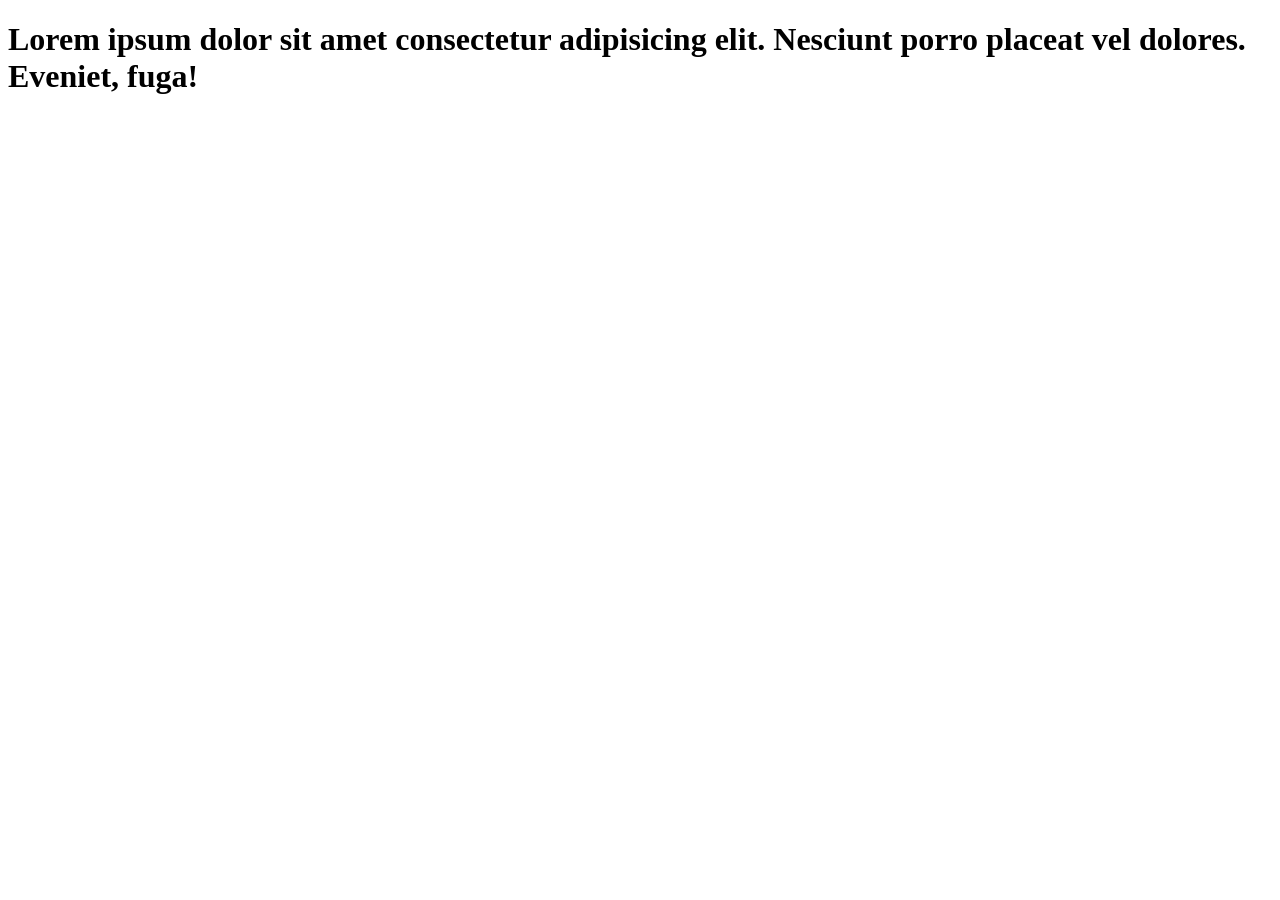
<file: index.html>
<!DOCTYPE html>
<html lang="en">
<head>
    <meta charset="UTF-8">
    <meta name="viewport" content="width=device-width, initial-scale=1.0">
    <title>Document</title>
</head>
<body>
    <h1>Lorem ipsum dolor sit amet consectetur adipisicing elit. Nesciunt porro placeat vel dolores. Eveniet, fuga!</h1>
</body>
</html>
</file>
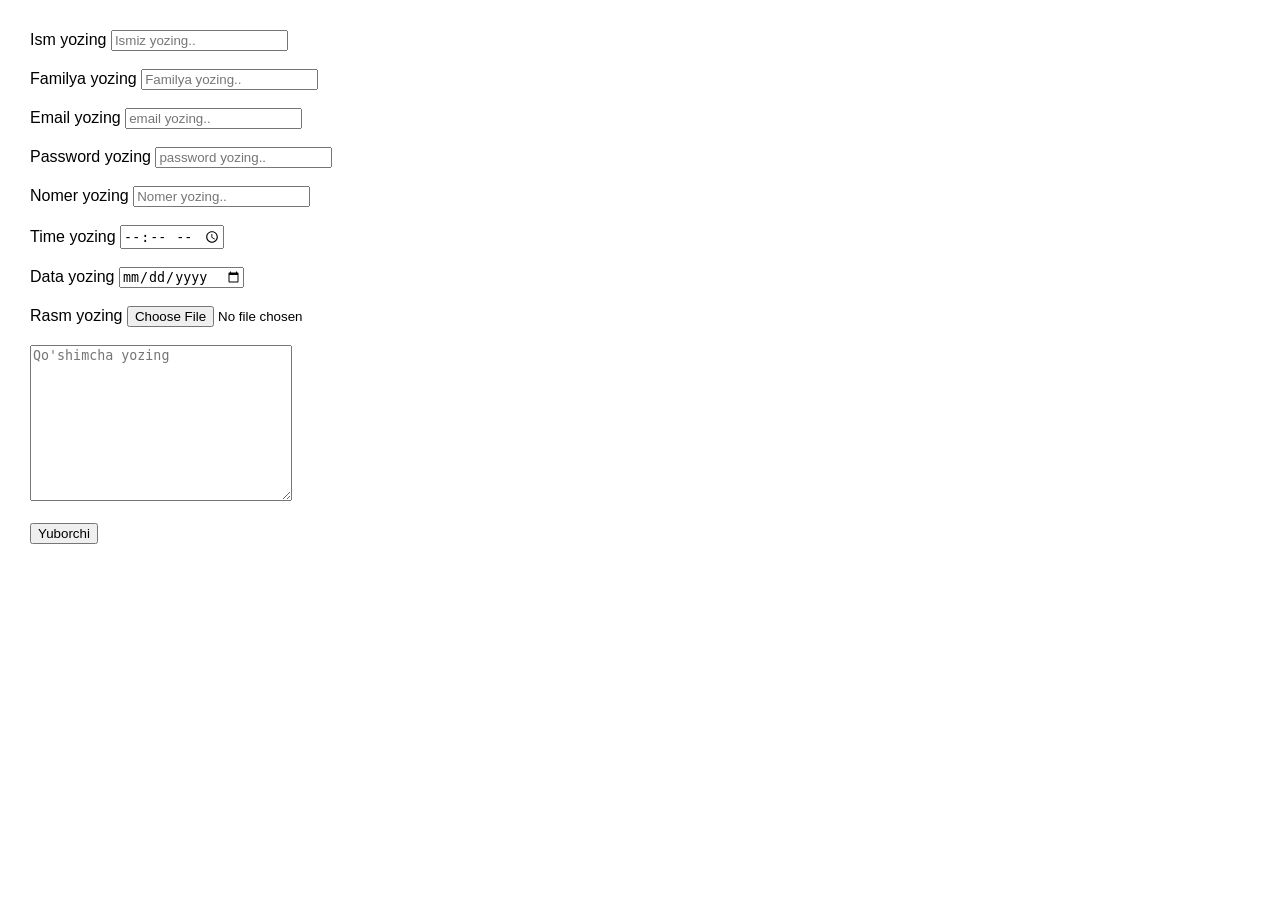
<file: birnima/index.html>
<!DOCTYPE html>
<html lang="en">
<head>
    <meta charset="UTF-8">
    <meta name="viewport" content="width=device-width, initial-scale=1.0">
    <link rel="stylesheet" href="./main/main.css">
    <title>Document</title>
</head>
<body>

    <form action="https://echo.htmlacademy.ru/" >
        <label> Ism yozing
            <input type="text" placeholder="Ismiz yozing..">
        </label>
        <br> <br>

        <label> Familya yozing
            <input type="text" placeholder="Familya yozing..">
        </label>

        <br> <br>

        <label>Email yozing
            <input type="email" placeholder="email yozing..">
        </label>

        <br> <br>

        <label>Password yozing
            <input type="password" placeholder="password yozing..">
        </label>

        <br> <br>

        <label>Nomer yozing
            <input type="number" placeholder="Nomer yozing..">
        </label>

        <br> <br>


        <label>Time yozing
            <input type="time" >
        </label>

        <br> <br>

        <label>Data yozing
            <input type="date" >
        </label>

        <br> <br>

        <label>Rasm yozing
            <input type="file">
        </label>

        <br> <br>

        <textarea  cols="30" rows="10" placeholder="Qo'shimcha yozing"></textarea>
        <br> <br>
        <button class="button" type="reset">Yuborchi</button>
        
    </form>

</body>
</html>
</file>
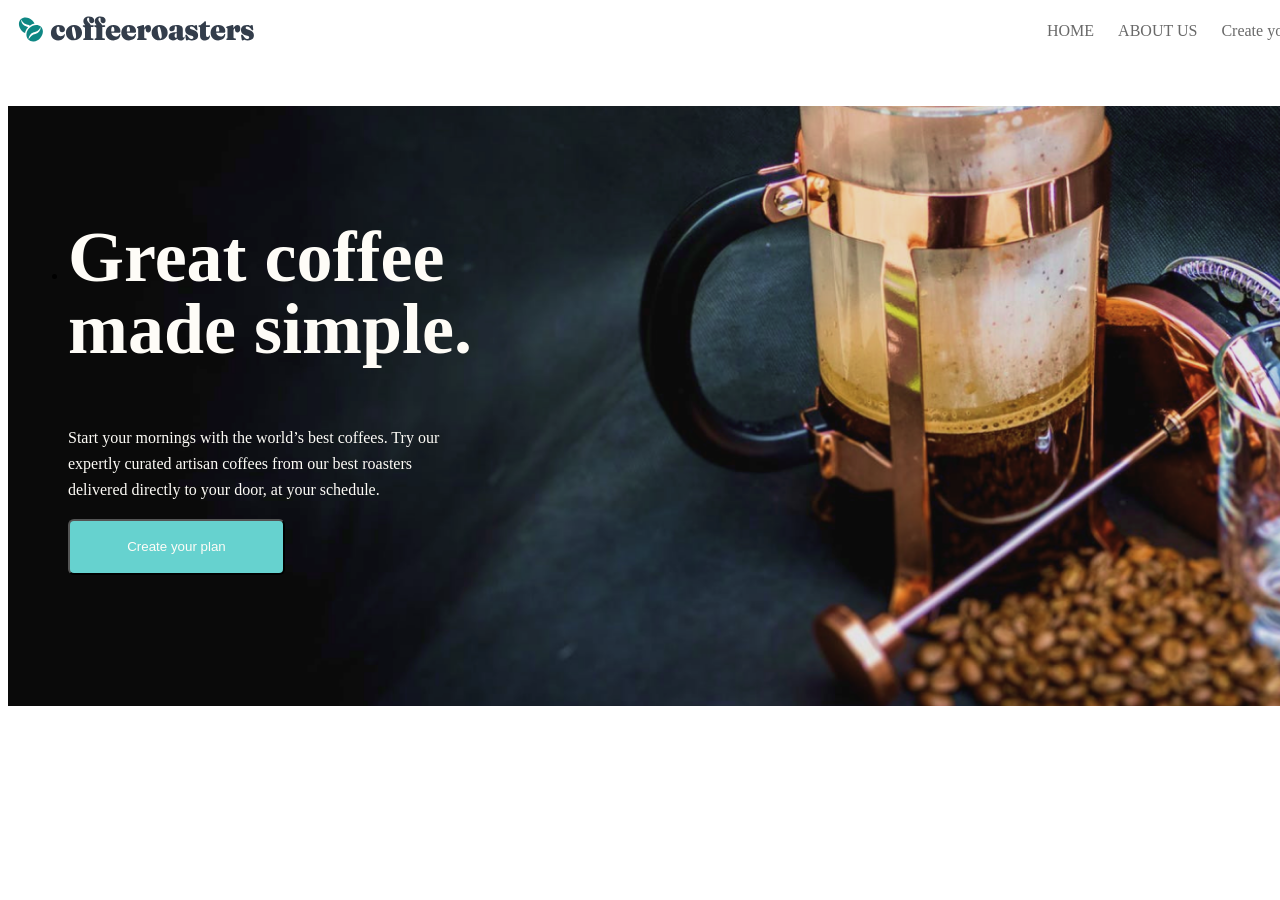
<file: file/index.html>
<!DOCTYPE html>
<html lang="en">
<head>
    <meta charset="UTF-8">
    <meta name="viewport" content="width=device-width, initial-scale=1.0">
    <link rel="stylesheet" href="main.css">
    <title>cofe</title>
</head>
<body>
    <header class="header">
        <div class="container">
            <ul class="header-list">
                <li class="header-item">
                    <img class="header-logo" src="./img/Group 5.svg" alt="">
                </li>
                <li class="header-item">
                    <a class="header-link" href="#">HOME</a>
                    <a class="header-link" href="#">ABOUT US</a>
                    <a class="header-link" href="#">Create your plan</a>
                </li>
            </ul>
        </div>
    </header>
    <main class="main">
        <section class="hero">
            <div class="container">
                <ul class="hero-list"> 
                    <li class="hero-item">
                        <h1 class="hero-h1">Great coffee
                            made simple.</h1>
                            <p class="hero-text">Start your mornings with the world’s best coffees. Try our expertly curated artisan coffees from our best roasters delivered directly to your door, at your schedule.</p>
                            <button class="hero-button">Create your plan</button>
                        </li>
                </ul>
            </div>
        </section>
    </main>
</body>
</html>
</file>
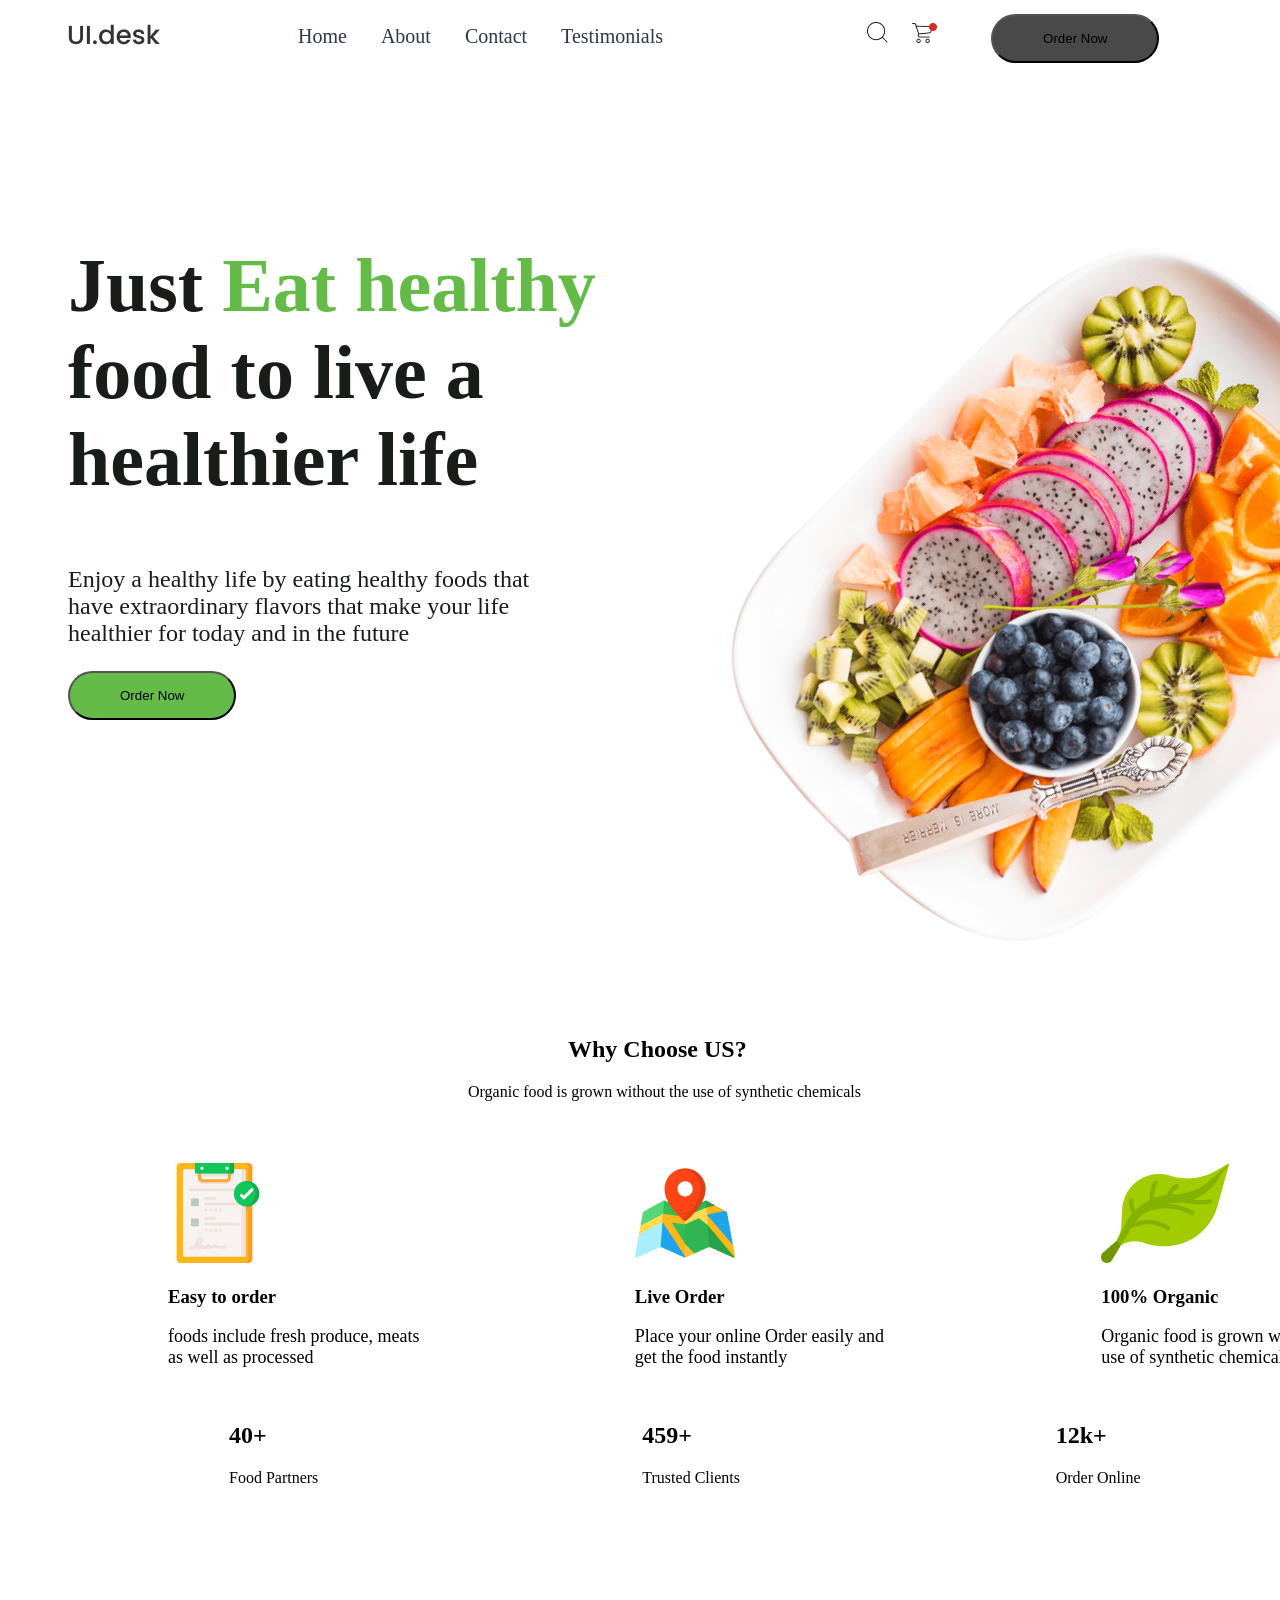
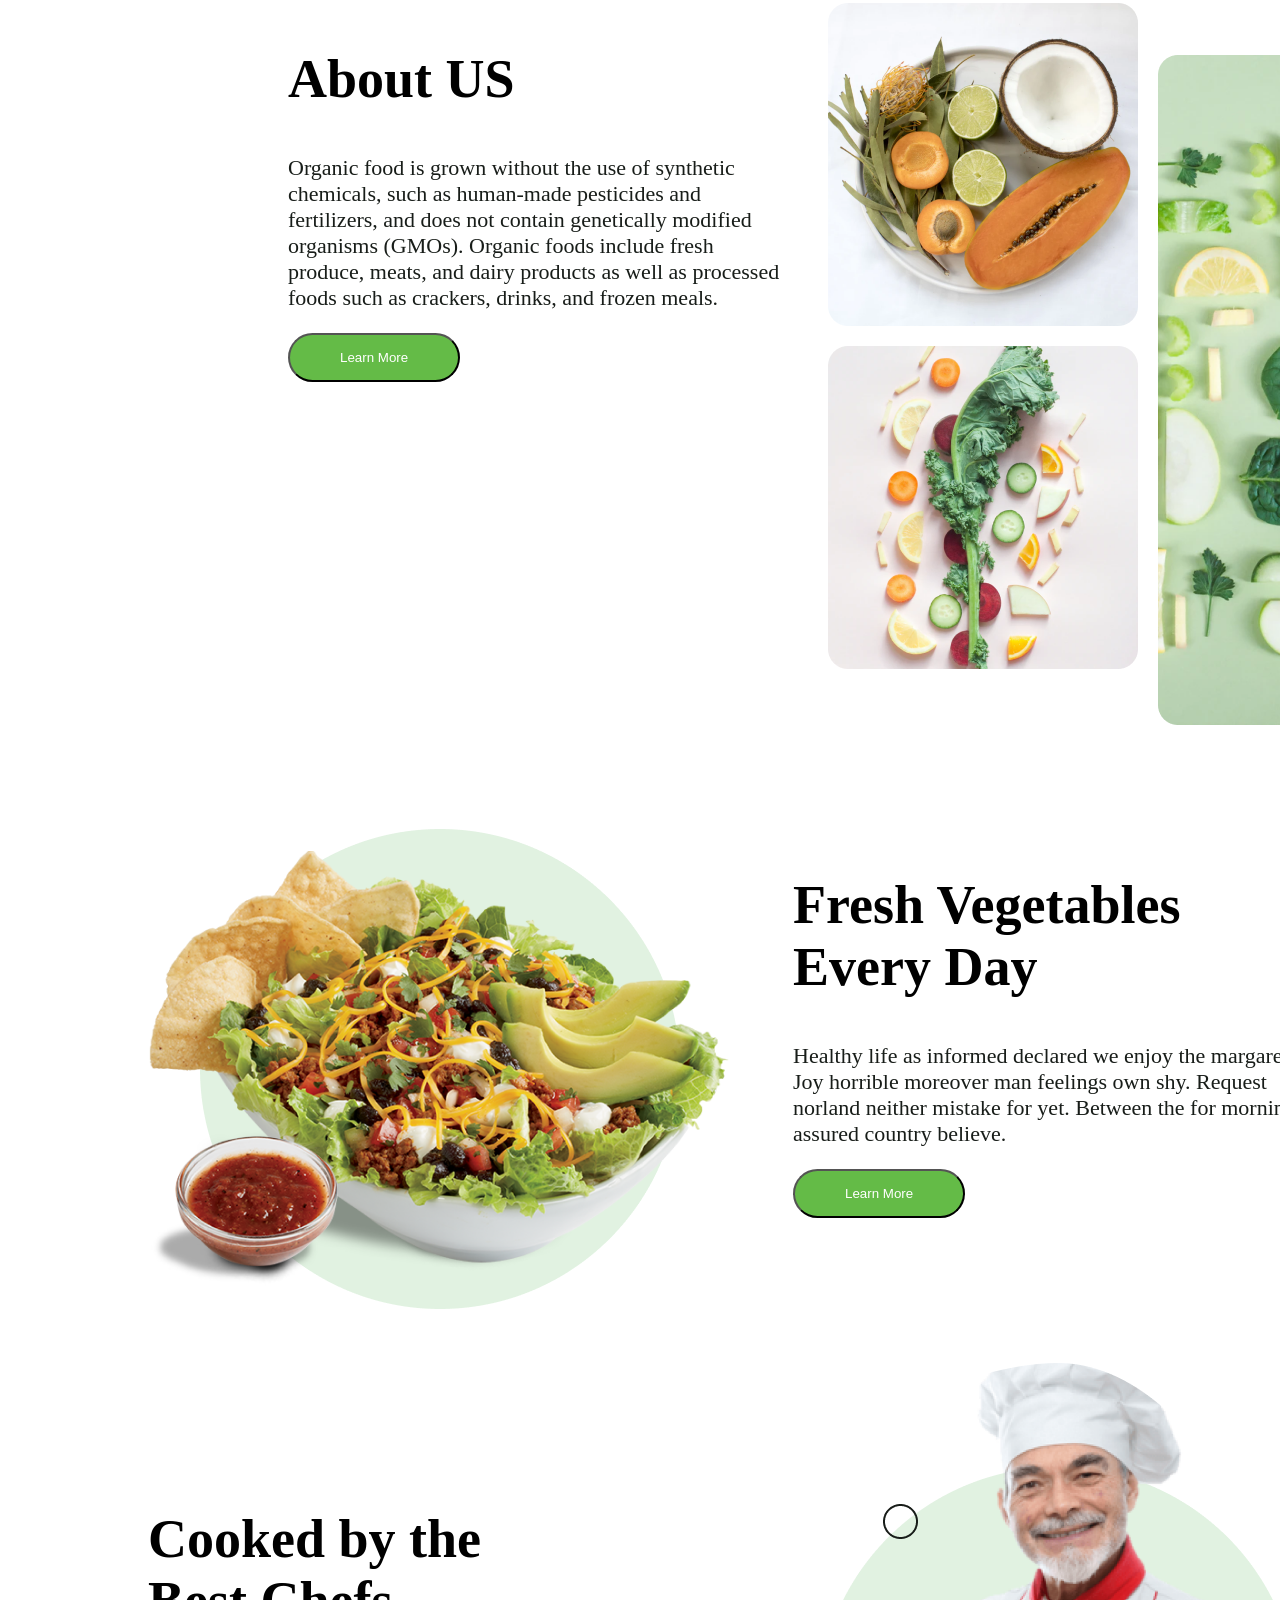
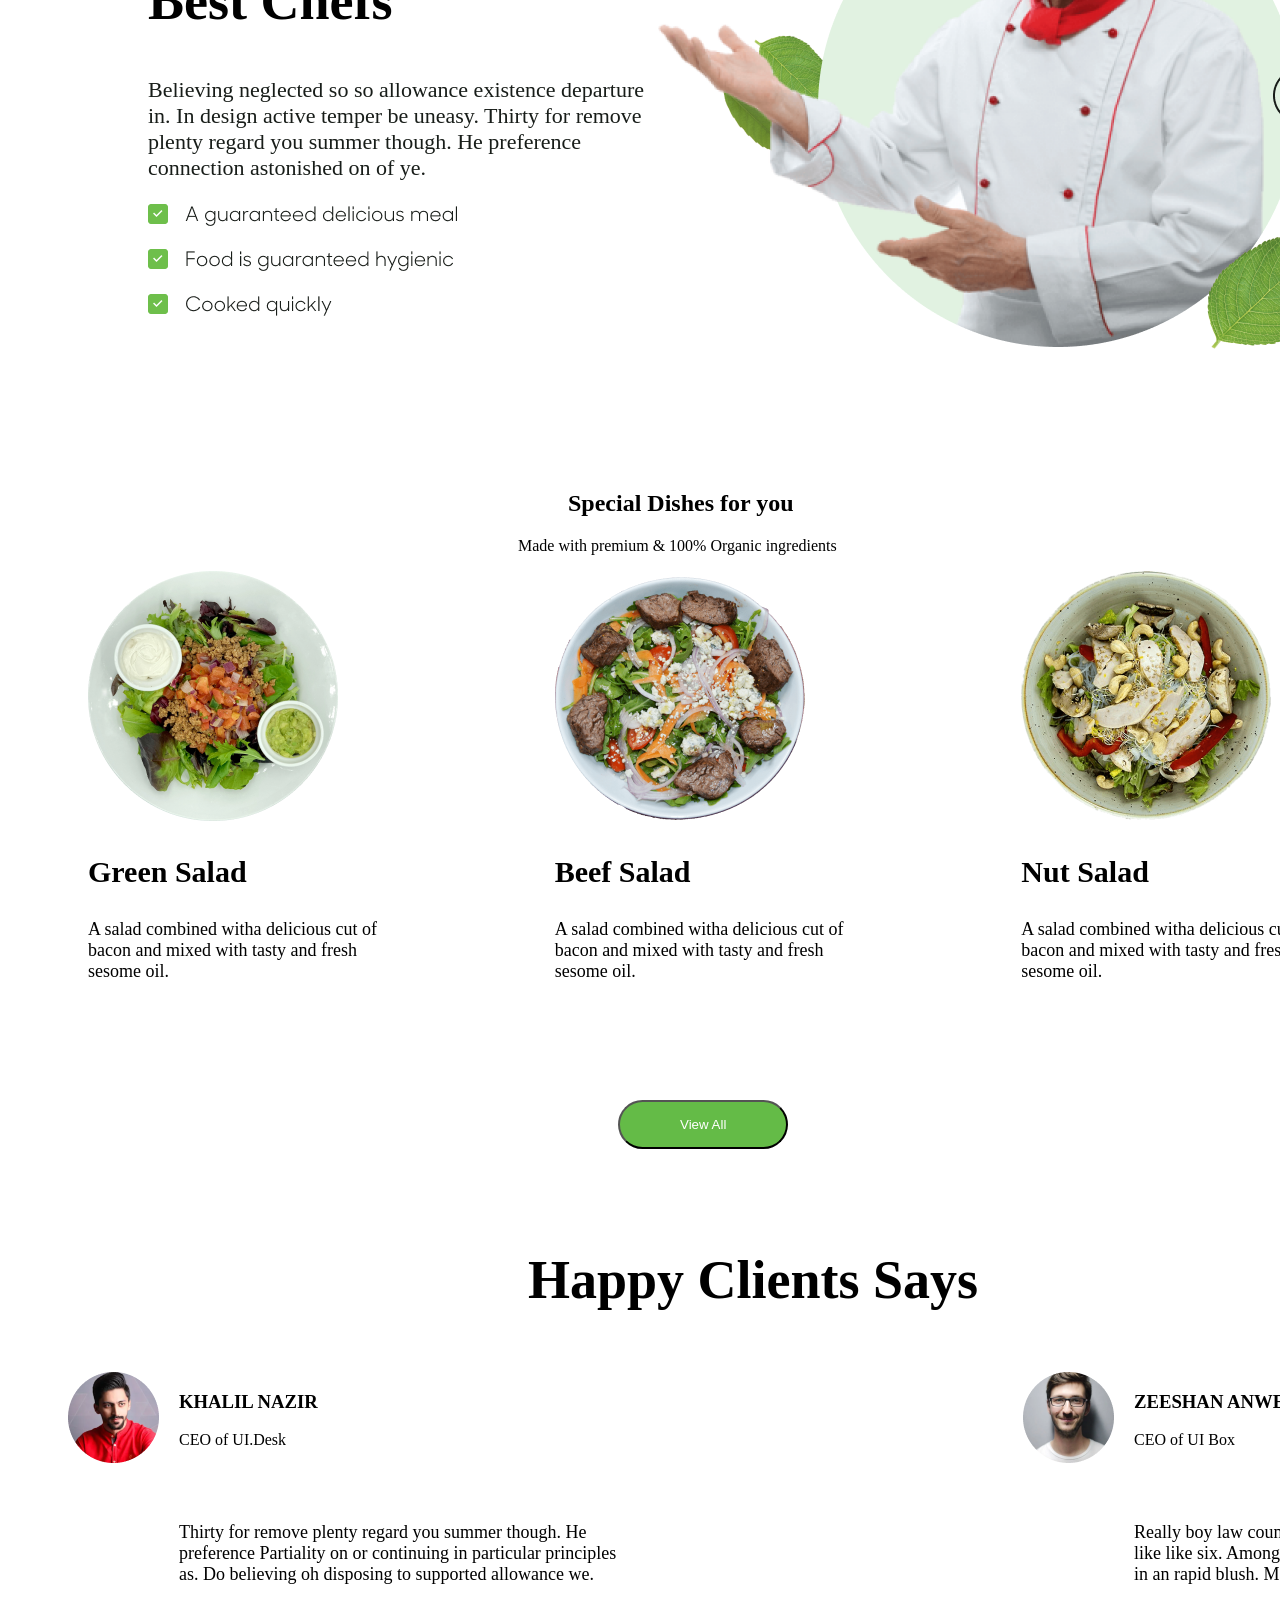
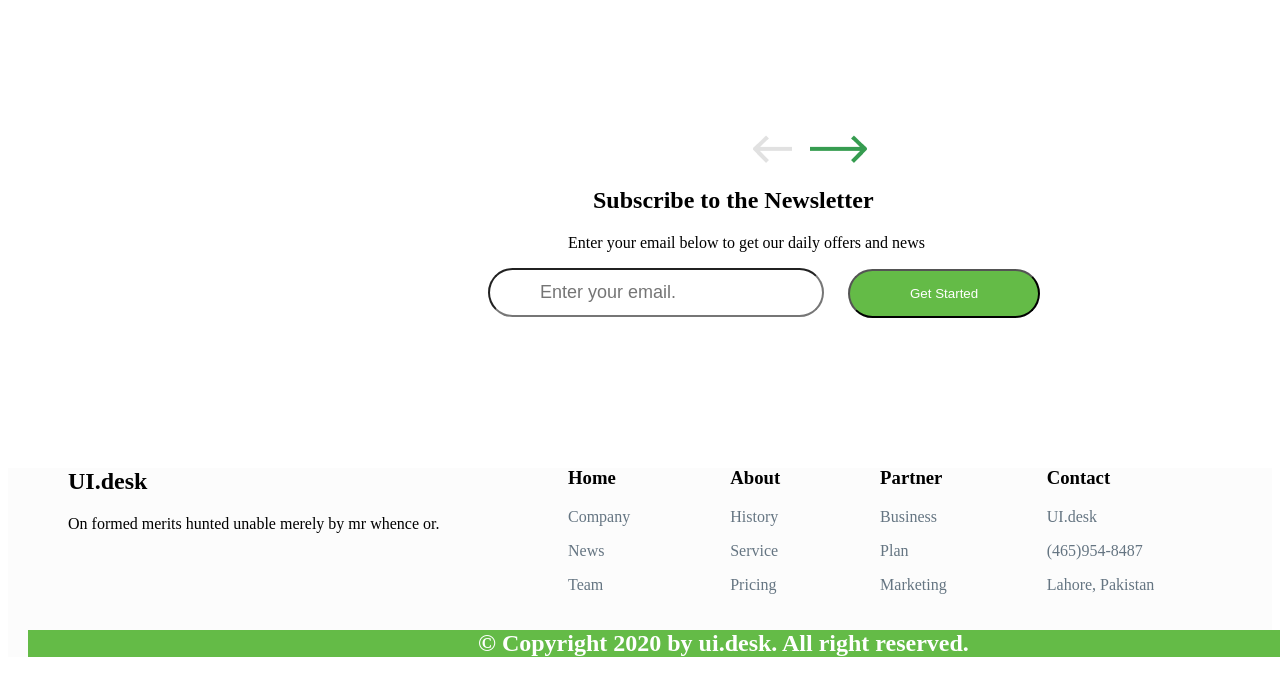
<file: Files.com/index.html>
<!DOCTYPE html>
<html lang="en">
<head>
    <meta charset="UTF-8">
    <meta name="viewport" content="width=device-width, initial-scale=1.0">
    <link rel="stylesheet" href="./main/main.css">
    <title>Figma</title>
</head>
<body>
    <header class="header">
        <div class="container">
            <ul class="header-ul">
                <li class="headerlist-img">
                    <img src="./img/UI.desk.png" alt="UI">
                </li>
                <li class="header-list">
                    <a class="header-link" href="#">Home</a>
                    <a class="header-link" href="#">About</a>
                    <a class="header-link" href="#">Contact</a>
                    <a class="header-link" href="#">Testimonials</a>
                    <img class="header-img1" src="./img/SEARCH.png" alt="SEARCH">
                    <img class="header-img" src="./img/CartIcon.png" alt="CartIcon">
                    <button class="header-button">Order Now</button>
                </li>
            </ul>
        </div>
    </header>
    <main class="main">
        <section class="hero">
            <div class="container">
                <ul class="hero-ul">
                    <li class="hero-list">
                        <h1 class="hero-h1">Just <span class="hero-h2">Eat healthy</span> food to live a healthier life</h1>
                        <p class="hero-text">Enjoy a healthy life by eating healthy foods that have extraordinary flavors that make your life healthier for today and in the future</p>
                        <button class="hero-button">Order Now</button>
                    </li>
                    <li class="hero-list">
                        <img class="hero-img" src="./img/heroImage.png" alt="heroImage">
                    </li>
                </ul>
            </div>
        </section>
        <section class="nav">
            <div class="container">
                <ul>
                    <li class="nav-li">
                        <h1 class="nav-h1">Why Choose US?</h1>
                        <p class="nav-text1">Organic food is grown without the use of synthetic chemicals</p>
                    </li>
                </ul>
                <ul class="nav-ul">
                    <li class="nav-list">
                        <img src="./img/Icon.png" alt="Icon">
                        <h3 class="nav-h3">Easy to order</h3>
                        <p class="nav-text">foods include fresh produce, meats as well as processed</p>
                    </li>
                    <li class="nav-list">
                        <img src="./img/icon1.png" alt="icon1">
                        <h3 class="nav-h3">Live Order</h3>
                        <p class="nav-text">Place your online Order easily and get the food instantly</p>
                    </li>
                    <li class="nav-list">
                        <img src="./img/leaf2.png" alt="leaf2">
                        <h3 class="nav-h3">100% Organic</h3>
                        <p class="nav-text">Organic food is grown without the use of synthetic chemicals</p>
                    </li>
                </ul>
                <ul class="nav-ul1">
                    <li class="nav-list6">
                        <h1 class="nav-text3">40+</h1>
                        <p class="nav-text4">Food Partners</p>
                    </li>
                    <li class="nav-list6">
                        <h1 class="nav-text3">459+</h1>
                        <p class="nav-text4">Trusted Clients</p>
                    </li>
                    <li class="nav-list6">
                        <h1 class="nav-text3">12k+</h1>
                        <p class="nav-text4">Order Online</p>
                    </li>
                </ul>
            </div>
        </section>
        <section class="you">
            <div class="container">
                <ul class="you-ul">
                    <li class="you-list">
                        <h1 class="you-h1">About US</h1>
                        <p class="you-text">Organic food is grown without the use of synthetic chemicals, such as human-made pesticides and fertilizers, and does not contain genetically modified organisms (GMOs). Organic foods include fresh produce, meats, and dairy products as well as processed foods such as crackers, drinks, and frozen meals.</p>
                        <button class="you-button">Learn More</button>
                    </li>
                    <li class="you-li">
                        <img class="you-img" src="./img/Image.png" alt="Image" width="640" height="722">
                    </li>
                </ul>
            </div>
        </section>
        <section class="dark">
            <div class="container">
                <ul class="dark-ul">
                    <li class="dark-list-img">
                        <img src="./img/Group4114.png" alt="Group4114">
                    </li>
                    <li class="dark-list">
                        <h1 class="dark-h1">Fresh Vegetables
                            Every Day</h1>
                        <p class="dark-text">Healthy life as informed declared we enjoy the margaret. Joy horrible moreover man feelings own shy. Request norland neither mistake for yet. Between the for morning assured country believe.</p>
                        <button class="dark-button">Learn More</button>
                    </li>
                </ul>
            </div>
        </section>
        <section class="I">
            <div class="container">
                <ul class="I-ul">
                    <li class="I-list">
                        <h1 class="I-h1">Cooked by the
                            Best Chefs</h1>
                        <p class="I-text">Believing neglected so so allowance existence departure in. In design active temper be uneasy. Thirty for remove plenty regard you summer though. He preference connection astonished on of ye.</p>
                        <img src="./img/CheckList.png" alt="CheckList">
                    </li>
                    <li class="I-list1">
                        <img src="./img/Image&bgelements.png" alt="Image">
                    </li>
                </ul>
            </div>
        </section>
        <section class="Lenovo">
            <div class="container">
                <ul class="Lenovo-ul-li">
                    <li class="Lenovo-list-ul">
                        <h1 class="Lenovo-text-h1">Special Dishes for you</h1>
                        <p class="Lenovo-text-li">Made with premium & 100% Organic ingredients</p>
                    </li>
                </ul>
                <ul class="Lenovo-ul">
                    <li class="Lenovo-list">
                        <img src="./img/image(1)-.png" alt="image">
                        <h3 class="Lenovo-h3">Green Salad</h3>
                        <p class="Lenovo-text">A salad combined witha delicious
                            cut of bacon and mixed with tasty
                            and fresh sesome oil.</p>
                    </li>

                    <li class="Lenovo-list">
                        <img src="./img/image(2).png" alt="image">
                        <h3 class="Lenovo-h3">Beef Salad</h3>
                        <p class="Lenovo-text">A salad combined witha delicious
                            cut of bacon and mixed with tasty
                            and fresh sesome oil.</p>
                    </li>

                    <li class="Lenovo-list">
                        <img src="./img/image(3).png" alt="image">
                        <h3 class="Lenovo-h3">Nut Salad</h3>
                        <p class="Lenovo-text">A salad combined witha delicious
                            cut of bacon and mixed with tasty
                            and fresh sesome oil.</p>
                    </li>
                </ul>
                <ul>
                    <li class="Lenova-button-list">
                        <button class="Lenovo-button">View All</button>
                    </li>
                </ul>
            </div>
        </section>
        <section class="he">
            <div class="container">
                <h1 class="he-h1-text">Happy Clients Says</h1>
                <div class="he-div1">
                    <ul class="he-ul">
                        <li class="he-li">
                            <img src="./img/avatar.png" alt="avatar">
                        </li>
                        <li class="he-list">
                            <h3 class="he-avatar-h3">KHALIL NAZIR</h3>
                            <p class="he-text">CEO of UI.Desk</p>
                        </li>
                    </ul>

                    <ul>
                        <li class="he-text1">
                            <p>Thirty for remove plenty regard you summer though. He preference Partiality on or continuing in particular principles as. Do believing oh disposing to supported allowance we.</p>
                        </li>
                    </ul>
    
                    <ul class="he-ul he-ul1">
                        <li class="he-li">
                            <img class="he-img" src="./img/avatar(1).png" alt="avatar(1)">
                        </li>
                        <li class="he-list">
                            <h3 class="he-avatar-h3">ZEESHAN ANWER</h3>
                            <p class="he-text">CEO of UI Box</p>
                        </li>
                    </ul>
                    <ul>
                        <li class="he-text1">
                            <p>Really boy law county she unable her sister. Feet you off its like like six. Among sex are leave law built now. In built table in an rapid blush. Merits behind on afraid or warmly.</p>
                        </li>
                    </ul>
                </div>
                <ul>
                    <li class="he-list">
                        <img class="he-img-list" src="./img/Arrows.png" alt="">
                    </li>
                </ul>
            </div>
        </section>
        <section class="vivo">
            <div class="container">
                <ul class="vivo-ul">
                    <li class="vivo-list1">
                        <h1 class="vivo-h1">Subscribe to the Newsletter</h1>
                        <p class="vivo-text">Enter your email below to get our daily offers and news</p>
                    </li>
                    <li class="vivo-list">
                        <input class="vivo-input" type="text" placeholder="Enter your email.">
                        <button class="vivo-button">Get Started</button>
                    </li>
                </ul>
            </div>
        </section>
    </main>
    <footer class="footer">
        <div class="container">
            <ul class="footer-ul">
                <li class="footer-list">
                    <h2 class="footer-h2">UI.desk</h2>
                    <p class="footer-text">On formed merits hunted unable merely by mr whence or.</p>
                </li>
            </ul>
            <div class="footer-info">
                <ul class="footer-ul-li">
                    <li class="footer-li-ul1">
                        <h3>Home</h3>
                        <p class="footer-txt">Company</p>
                        <p class="footer-txt">News</p>
                        <p class="footer-txt">Team</p>
                    </li>
    
                    <li class="footer-li-ul">
                        <h3>About</h3>
                        <p class="footer-txt">History</p>
                        <p class="footer-txt">Service</p>
                        <p class="footer-txt">Pricing</p>
                    </li>
    
                    <li class="footer-li-ul">
                        <h3>Partner</h3>
                        <p class="footer-txt">Business</p>
                        <p class="footer-txt">Plan</p>
                        <p class="footer-txt">Marketing</p>
                    </li>
    
                    <li class="footer-li-ul">
                        <h3>Contact</h3>
                        <p class="footer-txt">UI.desk</p>
                        <p class="footer-txt">(465)954-8487</p>
                        <p class="footer-txt">Lahore, Pakistan</p>
                    </li>
                </ul>
            </div>
            <div class="div-footer">
                <h2 class="h2-footer">© Copyright 2020 by ui.desk. All right reserved.</h2>
            </div>
        </div>
    </footer>
</body>
</html>
</file>
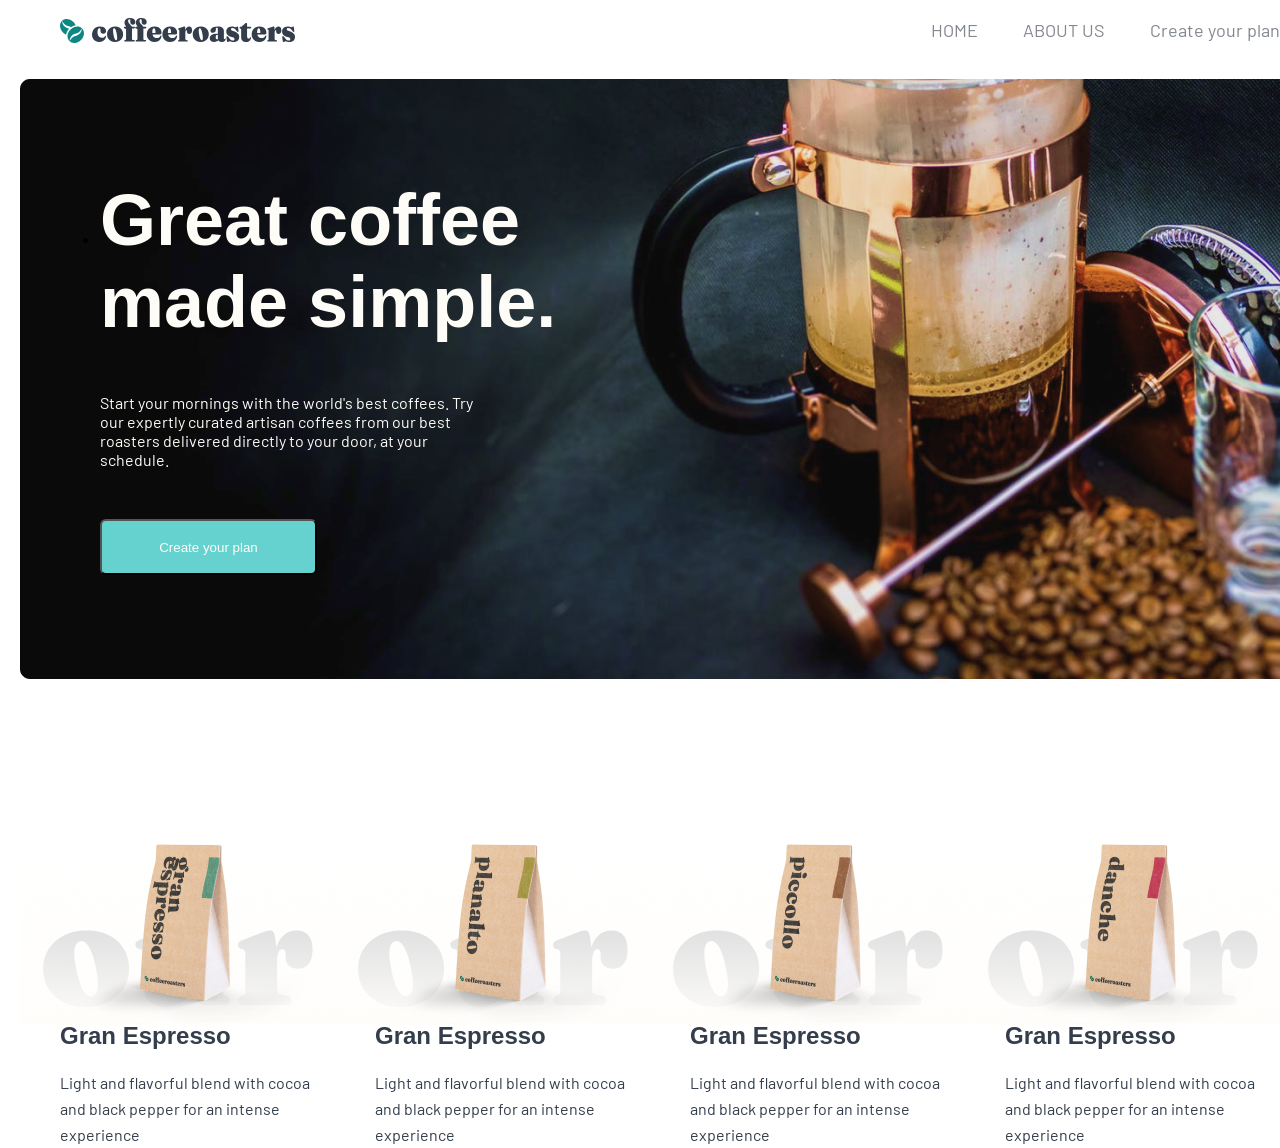
<file: github1/index.html>
<!DOCTYPE html>
<html lang="en">
<head>
    <meta charset="UTF-8">
    <meta name="viewport" content="width=device-width, initial-scale=1.0">
    <link rel="stylesheet" href="./main/main.css">
    <title>coffee</title>
</head>
<body>
    <!-- header -->
    <header class="header">
        <div class="container">
            <ul class="header__list">
                <li class="header__item">
                    <img class="header__logo" src="./img/logo.svg" alt="logo">
                </li>
                <li class="header__item">
                    <a class="header__link" href="#">HOME</a>
                    <a class="header__link" href="#">ABOUT US</a>
                    <a class="header__link" href="#">Create your plan</a>
                </li>
            </ul>
        </div>
    </header> 
    <!-- main -->
    <main class="main">
        <section class="hero">
            <div class="container">
                <ul class="hero__list">
                    <li class="hero__item">
                        <h1 class="hero__heading">Great coffee
                            made simple.</h1>
                        <p class="hero__text">Start your mornings with the world's best coffees. Try our expertly curated artisan coffees from our best roasters delivered directly to your door, at your schedule.</p>
                        <button class="hero__button">Create your plan</button>
                    </li>
                </ul>
            </div>
        </section>
        <!-- nav -->
        <section class="nav">
            <div class="container">
                <ul class="nav__list">
                    <li class="nav__item">
                        <img src="./img/kopi1copy.png" alt="quti">
                        <h2 class="nav__heading2">Gran Espresso</h2>
                        <p class="nav__text">Light and flavorful blend with cocoa and black pepper for an intense <span class="nav__span">experience</span></p>
                    </li>
                </ul>
                <ul class="nav__list">
                    <li class="nav__item">
                        <img src="./img/kopi2.png" alt="quti">
                        <h2 class="nav__heading2">Gran Espresso</h2>
                        <p class="nav__text">Light and flavorful blend with cocoa and black pepper for an intense <span class="nav__span">experience</span></p>
                    </li>
                </ul>
                <ul class="nav__list">
                    <li class="nav__item">
                        <img src="./img/kopi3.png" alt="quti">
                        <h2 class="nav__heading2">Gran Espresso</h2>
                        <p class="nav__text">Light and flavorful blend with cocoa and black pepper for an intense <span class="nav__span">experience</span></p>
                    </li>
                </ul>
                <ul class="nav__list">
                    <li class="nav__item">
                        <img src="./img/kopi4.png" alt="quti">
                        <h2 class="nav__heading2">Gran Espresso</h2>
                        <p class="nav__text">Light and flavorful blend with cocoa and black pepper for an intense <span class="nav__span">experience</span></p>
                    </li>
                </ul>
            </div>
        </section>
    </main>
</body>
</html>
</file>
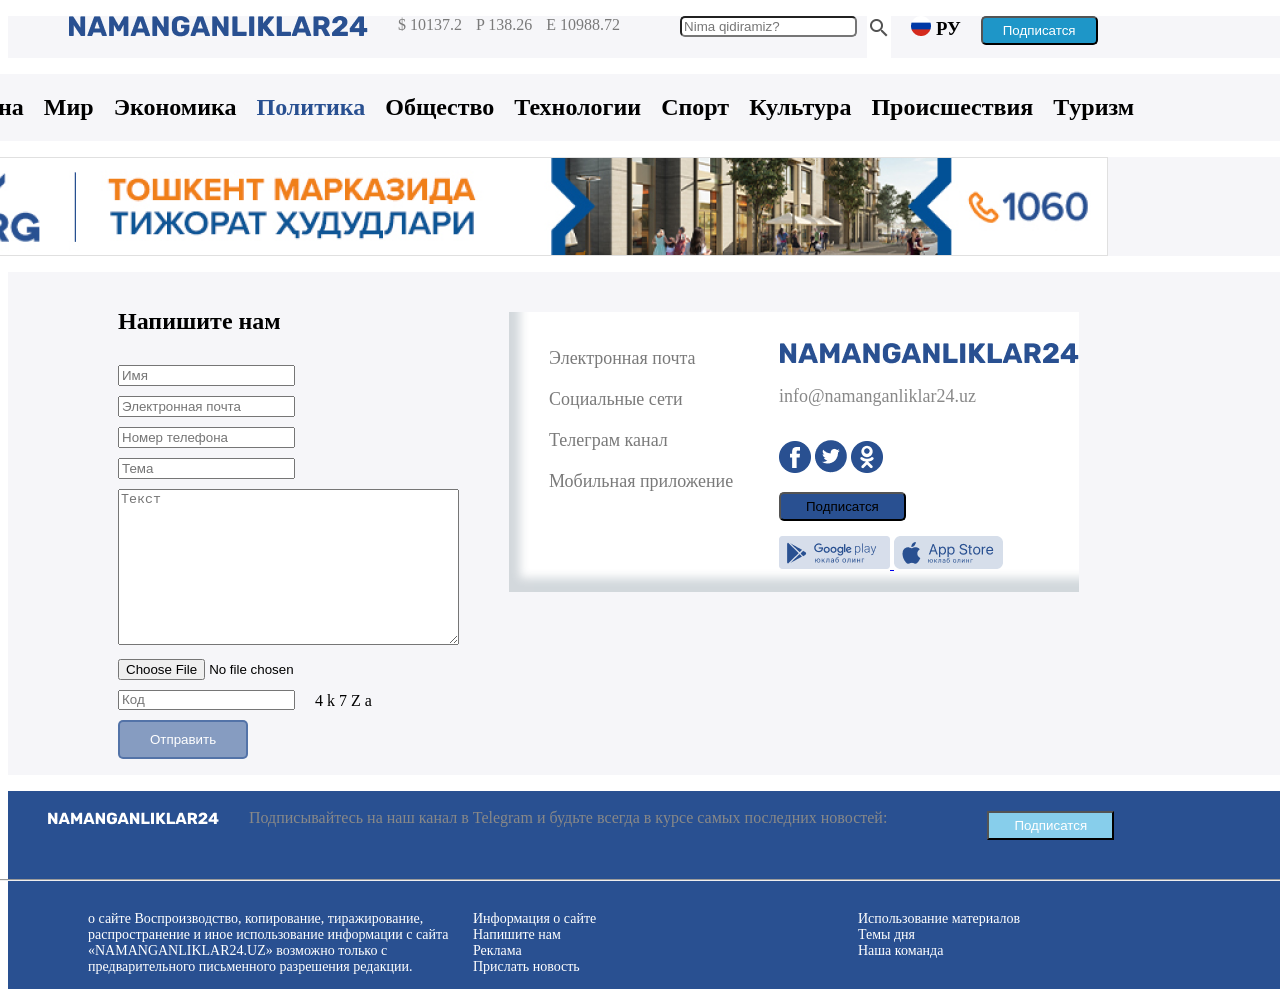
<file: namangan/index.html>
<!DOCTYPE html>
<html lang="en">
<head>
    <meta charset="UTF-8">
    <meta name="viewport" content="width=device-width, initial-scale=1.0">
    <link rel="stylesheet" href="./main/main.css">
    <title>Document</title>
</head>
<body>
    <header class="header">
            <div class="container">
                <ul class="header-list">
                    <li class="header-li">
                        <img class="header-logo" src="./img/NAMANGANLIKLAR24.png" alt="NAMANGANLIKLAR24">
                    </li>
                    <li class="header-item">
                        <a class="header-link" href="#">$ 10137.2</a>
                        <a class="header-link" href="#">P 138.26</a>
                        <a class="header-link" href="#">E 10988.72</a>
                    </li>
                    <li class="header-item-list">
                        <input class="header-input" type="text" placeholder="Nima qidiramiz?">
                    </li>
                    <li class="header-search-img">
                        <img src="./img/mdi_magnify.png" alt="mdi_magnify">
                    </li>
                    <li class="header-item">
                        <img src="./img/cif_ru.png" alt="cif_ru">
                    </li>
                    <li class="header-it">
                        <h3 class="header-h3">РУ</h3>
                    </li>
                    <li>
                        <button class="header-button">Подписатся</button>
                    </li>
                </ul>
            </div>
        </header>
        <main class="main">
            <section class="fan">
                <div class="container">
                    <ul class="fan-list">
                        <li class="fan-item">
                            <h2>Узбекистана</h2>
                        </li>
                        <li class="fan-item">
                            <h2>Мир</h2>
                        </li>
                        <li class="fan-item">
                            <h2>Экономика</h2>
                        </li>
                        <li class="fan-item fan-item1">
                            <h2>Политика</h2>
                        </li>
                        <li class="fan-item">
                            <h2>Общество</h2>
                        </li>
                        <li class="fan-item">
                            <h2>Технологии</h2>
                        </li>
                        <li class="fan-item">
                            <h2>Спорт</h2>
                        </li>
                        <li class="fan-item">
                            <h2>Культура</h2>
                        </li>
                        <li class="fan-item">
                            <h2>Происшествия</h2>
                        </li>
                        <li class="fan-item">
                            <h2>Tуризм</h2>
                        </li>
                    </ul>
                </div>
                <div class="container">
                    <ul>
                        <li class="header-list">
                            <img class="header-img-2" src="./img/Rectangle3.png" alt="Rectangle3">
                        </li>
                    </ul>
                </div>
            </section>
            <section class="hero">
                <div class="container">
                    <div class="hero-div">
                    <ul class="hero-list">
                        <h2 class="hero-h2">Напишите нам</h2>
                        <li class="hero-item">
                            <input type="name" placeholder="Имя">
                        </li>
                        <li class="hero-item">
                            <input class="hero-input" type="email" placeholder="Электронная почта">
                        </li>
                        <li class="hero-item">
                            <input class="hero-input" type="tel" placeholder="Номер телефона">
                        </li>
                        <li class="hero-item">
                            <input class="hero-input" type="text" placeholder="Тема">
                        </li>
                        <li class="hero-item">
                            <textarea  cols="40" rows="10" placeholder="Текст"></textarea>
                        </li>
                        <li class="hero-item">
                            <input class="hero-input" type="file" placeholder="Прикрепить файл">
                        </li>
                        <li class="hero-item1">
                            <input class="hero-input" type="password" placeholder="Код"><p class="hero-text">4 k 7 Z a</p>
                        </li>
                        <li class="hero-item">
                            <button class="hero-button">Отправить</button>
                        </li>
                    </ul>
                        <div class="hero-div1">
                            <ul class="hero-ul">
                                <li class="hero-li">
                                    <p class="hero-text1">Электронная почта</p>
                                </li>
                                <li class="hero-li">
                                    <p class="hero-text1">Социальные сети</p>
                                </li>
                                <li class="hero-li">
                                    <p class="hero-text1">Телеграм канал</p>
                                </li>
                                <li class="hero-li">
                                    <p class="hero-text1">Мобильная приложение</p>
                                </li>
                            </ul>
                            <ul>
                                <li class="hero-itm">
                                    <img src="./img/NAMANGANLIKLAR24.png" alt="NAMANGANLIKLAR24">
                                    <p class="hero-text2">info@namanganliklar24.uz</p>
                                </li>
                                <li class="hero-itm">
                                    <img src="./img/facebook-r1.png" alt="facebook">
                                    <img src="./img/twitter-r1.png" alt="twitter">
                                    <img src="./img/odnoklasnik-r1.png" alt="odnoklasnik">
                                </li>
                                <li class="hero-itm">
                                    <button class="hero-button1">Подписатся</button>
                                </li>
                                <li class="hero-itm"> 
                                    <a href="#">
                                        <img src="./img/googlePlay-w1.png" alt="googlePlay-w1">
                                        <img src="./img/appleStore-w1.png" alt="appleStore-w1">
                                    </a>
                                </li>
                            </ul>
                        </div>
                    </div>
                </div>
            </section>
        </main>
        <footer class="footer">
            <div class="container">
                <ul class="footer-list">
                    <li> 
                        <img src="./img/NAMANGANLIKLAR25.png" alt="NAMANGANLIKLAR">
                    </li>
                    <li>
                        <p class="footer-text">Подписывайтесь на наш канал в Telegram и будьте всегда в курсе самых последних новостей:</p>
                    </li>
                    <li>
                        <button class="footer-buuton">Подписатся</button>
                    </li>
                </ul>
                <ul>
                    <li>
                        <hr class="footer-hr">
                    </li>
                </ul>
                <ul class="footer-ul">
                    <li>
                        <p class="footer-text3">o сайте 
                            Воспроизводство, копирование, тиражирование, распространение и иное использование информации с сайта «NAMANGANLIKLAR24.UZ» возможно только с предварительного письменного разрешения редакции.
                        </p>
                    </li>
                    <li>
                        <p class="footer-text3">Информация o сайте<br>         
                            Напишите нам<br>        
                            Реклама<br>        
                            Прислать новость</p>
                    </li>
                    <li>
                        <p class="footer-text3">Использование материалов<br>         
                            Темы дня<br>        
                            Наша команда
                            </p>
                    </li>
                </ul>
            </div>
        </footer>
</body>
</html>
</file>
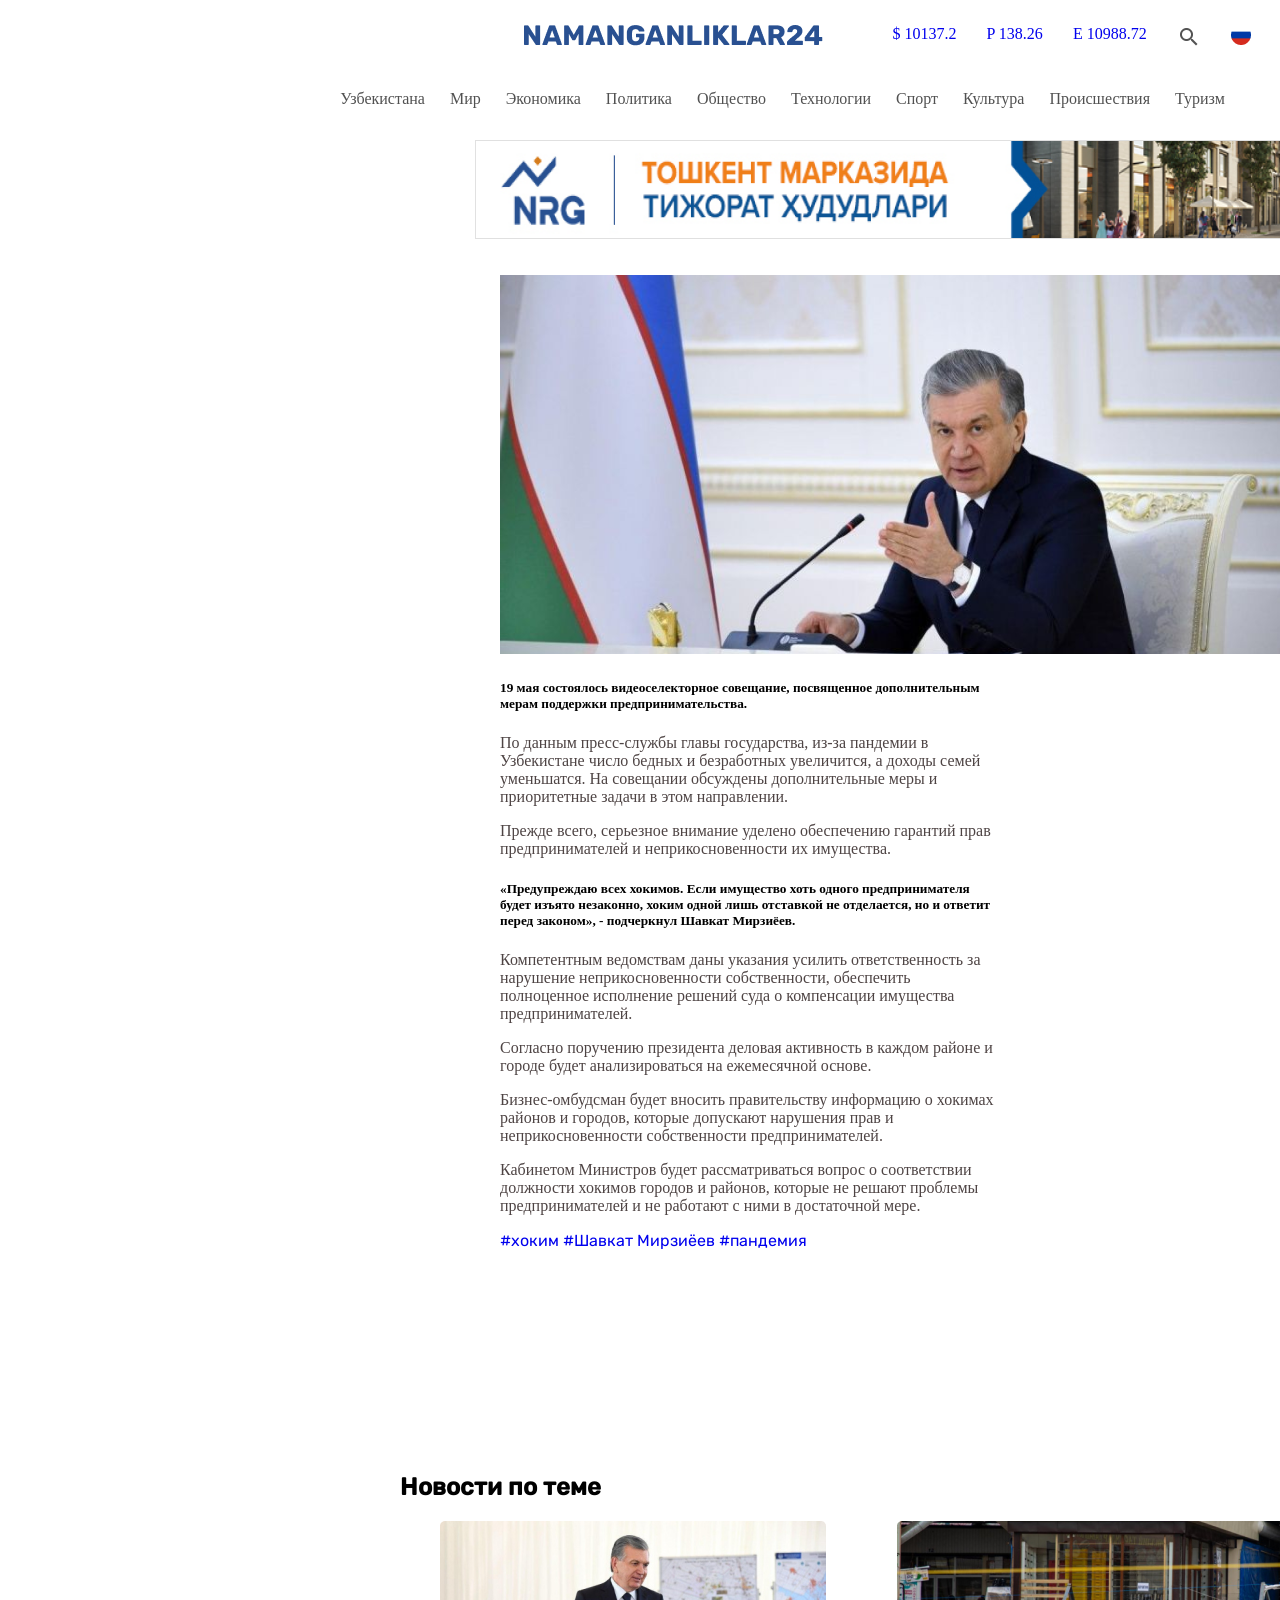
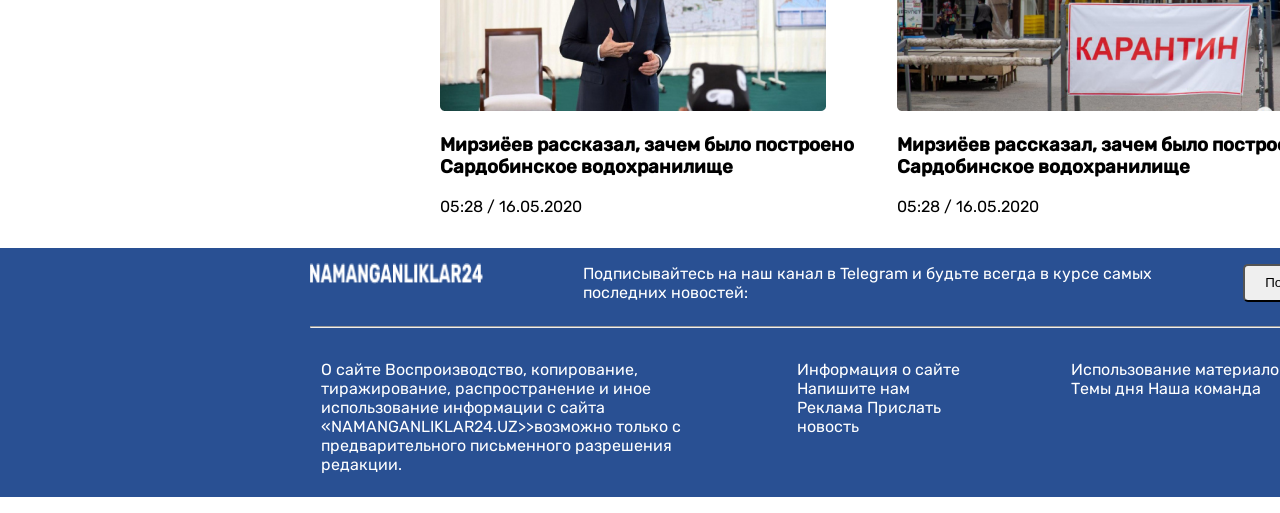
<file: O'zbekiston.com/index.html>
<!DOCTYPE html>
<html lang="ru">
<head>
    <meta charset="UTF-8">
    <meta name="viewport" content="width=device-width, initial-scale=1.0">
    <link rel="stylesheet" href="./main/main.css">
    <title>Figma</title>
</head>
<body>
    
    <header class="header">
        <div class="container">
            <a class="header-link" href="#">
                <img class="header-img" src="./img/NAMANGANLIKLAR24.png" alt="image">
            </a>

            <ul class="nav-ul">
                <li class="nav-list">
                    <a class="nav-link" href="#">$ 10137.2</a>
                </li>

                <li class="nav-list">
                    <a class="nav-link" href="#">P 138.26</a>
                </li>

                <li class="nav-list">
                    <a class="nav-link" href="#">E 10988.72</a>
                </li>
                <li class="nav-list">
                    <img src="./img/mdi_magnify.png" alt="mdi_magnify">
                </li>
                <li class="nav-list">
                    <img src="./img/cif_ru.png" alt="cif_ru">
                </li>
                <li class="nav-list">
                    <button class="nav-button">Подписатся</button>
                </li>
            </ul>
        </div>
        <div class="text">
            <ul class="text-ul">
                <li class="text-li">
                    <a class="text-link" href="#">Узбекистана</a>
                </li>
                <li class="text-li">
                    <a class="text-link" href="#">Мир</a>
                </li>
                <li class="text-li">
                    <a class="text-link" href="#">Экономика</a>
                </li>
                <li class="text-li">
                    <a class="text-link" href="#">Политика</a>
                </li>
                <li class="text-li">
                    <a class="text-link" href="#">Общество</a>
                </li>
                <li class="text-li">
                    <a class="text-link" href="#">Технологии</a>
                </li>
                <li class="text-li">
                    <a class="text-link" href="#">Спорт</a>
                </li>
                <li class="text-li">
                    <a class="text-link" href="#">Культура</a>
                </li>
                <li class="text-li">
                    <a class="text-link" href="#">Происшествия</a>
                </li>
                <li class="text-li">
                    <a class="text-link" href="#">Туризм</a>
                </li>
            </ul>
        </div>
        <div class="container">
            <ul class="guys-ul">
                <li class="guys-li">
                    <img class="guys-img" src="./img/Rectangle3.png" alt="Rectangle3" width="1000" height="99">
                </li>
            </ul>
        </div>
    </header>
    <main class="main">
        <section class="hero">
            <div class="container">
                <ul class="hero-container">
                    <li class="hero-li">
                <img class="hero-img" src="./img/Rectangle52.png" alt="Rectangle52" width="794" height="379">
                        <h5 class="hero-tetx1">19 мая состоялось видеоселекторное совещание, посвященное дополнительным мерам поддержки предпринимательства.</h5>
                        <p class="hero-text">По данным пресс-службы главы государства, из-за пандемии в Узбекистане число бедных и безработных увеличится, а доходы семей уменьшатся. На совещании обсуждены дополнительные меры и приоритетные задачи в этом направлении.</p>
                        <p class="hero-text">Прежде всего, серьезное внимание уделено обеспечению гарантий прав предпринимателей и неприкосновенности их имущества.</p>
                        <h5 class="hero-text2">«Предупреждаю всех хокимов. Если имущество хоть одного предпринимателя будет изъято незаконно, хоким одной лишь отставкой не отделается, но и ответит перед законом», - подчеркнул Шавкат Мирзиёев.</h5>
                        <p class="hero-text">Компетентным ведомствам даны указания усилить ответственность за нарушение неприкосновенности собственности, обеспечить полноценное исполнение решений суда о компенсации имущества предпринимателей.</p>
                        <p class="hero-text">Согласно поручению президента деловая активность в каждом районе и городе будет анализироваться на ежемесячной основе.</p>
                        <p class="hero-text">Бизнес-омбудсман будет вносить правительству информацию о хокимах районов и городов, которые допускают нарушения прав и неприкосновенности собственности предпринимателей.</p>
                        <p class="hero-text">Кабинетом Министров будет рассматриваться вопрос о соответствии должности хокимов городов и районов, которые не решают проблемы предпринимателей и не работают с ними в достаточной мере.</p>
                        <a class="hero-link" href="#">#хоким #Шавкат Мирзиёев #пандемия</a>
                    </li>
                </ul>
                <div class="hero-div1">
                    <ul class="hero-ul">
                        <li class="hero-li">
                            <h2 class="hero-h2">Cамые популярные новости</h2>
                            <p class="hero-text">По факту прорыва Сардобинского водохранилища возбуждено уголовное дело</p>
                            <p>11:31 / 15.05.2020</p>
                            <hr>
                        </li>
                        <li class="hero-li">
                            <h2 class="hero-h2">Cамые популярные новости</h2>
                            <p class="hero-text">По факту прорыва Сардобинского водохранилища возбуждено уголовное дело</p>
                            <p>11:31 / 15.05.2020</p>
                            <hr>
                        </li>
                        <li class="hero-li">
                            <h2 class="hero-h2">Cамые популярные новости</h2>
                            <p class="hero-text">По факту прорыва Сардобинского водохранилища возбуждено уголовное дело</p>
                            <p>11:31 / 15.05.2020</p>
                            <hr>
                        </li>
                        <li class="hero-li">
                            <h2 class="hero-h2">Cамые популярные новости</h2>
                            <p class="hero-text">По факту прорыва Сардобинского водохранилища возбуждено уголовное дело</p>
                            <p>11:31 / 15.05.2020</p>
                        </li>
                        <li class="hero-li">
                            <img src="./img/Rectangle41.png" alt="">
                        </li>
                    </ul>
                </div>
            </div>
        </section>
        <section class="view">
            <div class="container">
                <h2 class="view-h2">Новости по теме</h2>
                <ul class="view-ul">
                    <li class="view-li">
                        <img src="./img/Rectangle10.png" alt="Rectangle10">
                        <h3 class="view-h3">Мирзиёев рассказал, зачем было построено Сардобинское водохранилище</h3>
                        <p class="view-text">05:28 / 16.05.2020</p>
                    </li>
                    <li class="view-li">
                        <img src="./img/Rectangle11.png" alt="Rectangle10">
                        <h3 class="view-h3">Мирзиёев рассказал, зачем было построено Сардобинское водохранилище</h3>
                        <p class="view-text">05:28 / 16.05.2020</p>
                    </li>
                    <li class="view-li">
                        <img src="./img/Rectangle12.png" alt="Rectangle10">
                        <h3 class="view-h3">Обмелевшая Сардоба: стихия или человеческий фактор?</h3>
                        <p class="view-text">05:28 / 16.05.2020</p>
                    </li>
                </ul>
            </div>
        </section>
    </main>
    <footer class="footer">
        <div class="container">
            <ul class="footer-ul">
                <li class="footer-li">
                    <img class="footer-img" src="./img/NAMANGANLIKLAR25.png" alt="NAMANGANLIKLAR25" width="173" height="21">
                    <p class="footer-text">Подписывайтесь на наш канал в Telegram и будьте всегда в курсе самых последних новостей:</p>
                    <button class="footer-button">Подписатся</button>
                </li>
                <li class="li">
                    <hr>
                </li>
            </ul>
            <div class="footer-div">
                <ul class="footer-ul1">
                        <li class="footer-link">
                            <p class="footer-text1">О сайте
                            Воспроизводство, копирование, тиражирование, распространение и иное использование информации с сайта «NAMANGANLIKLAR24.UZ>>возможно только с предварительного письменного разрешения редакции.
                            </p>
                        </li>
                        <li class="footer-link">
                            <p class="footer-text2">Информация о сайте         
                                Напишите нам         
                                Реклама         
                                Прислать новость
                            </p>
                        </li>
                        <li class="footer-link">
                            <p class="footer-text3">Использование материалов         
                                Темы дня         
                                Наша команда                                
                            </p>
                        </li>
                    </ul>
                </div>
            </div>
    </footer>
</body>
</html>
</file>
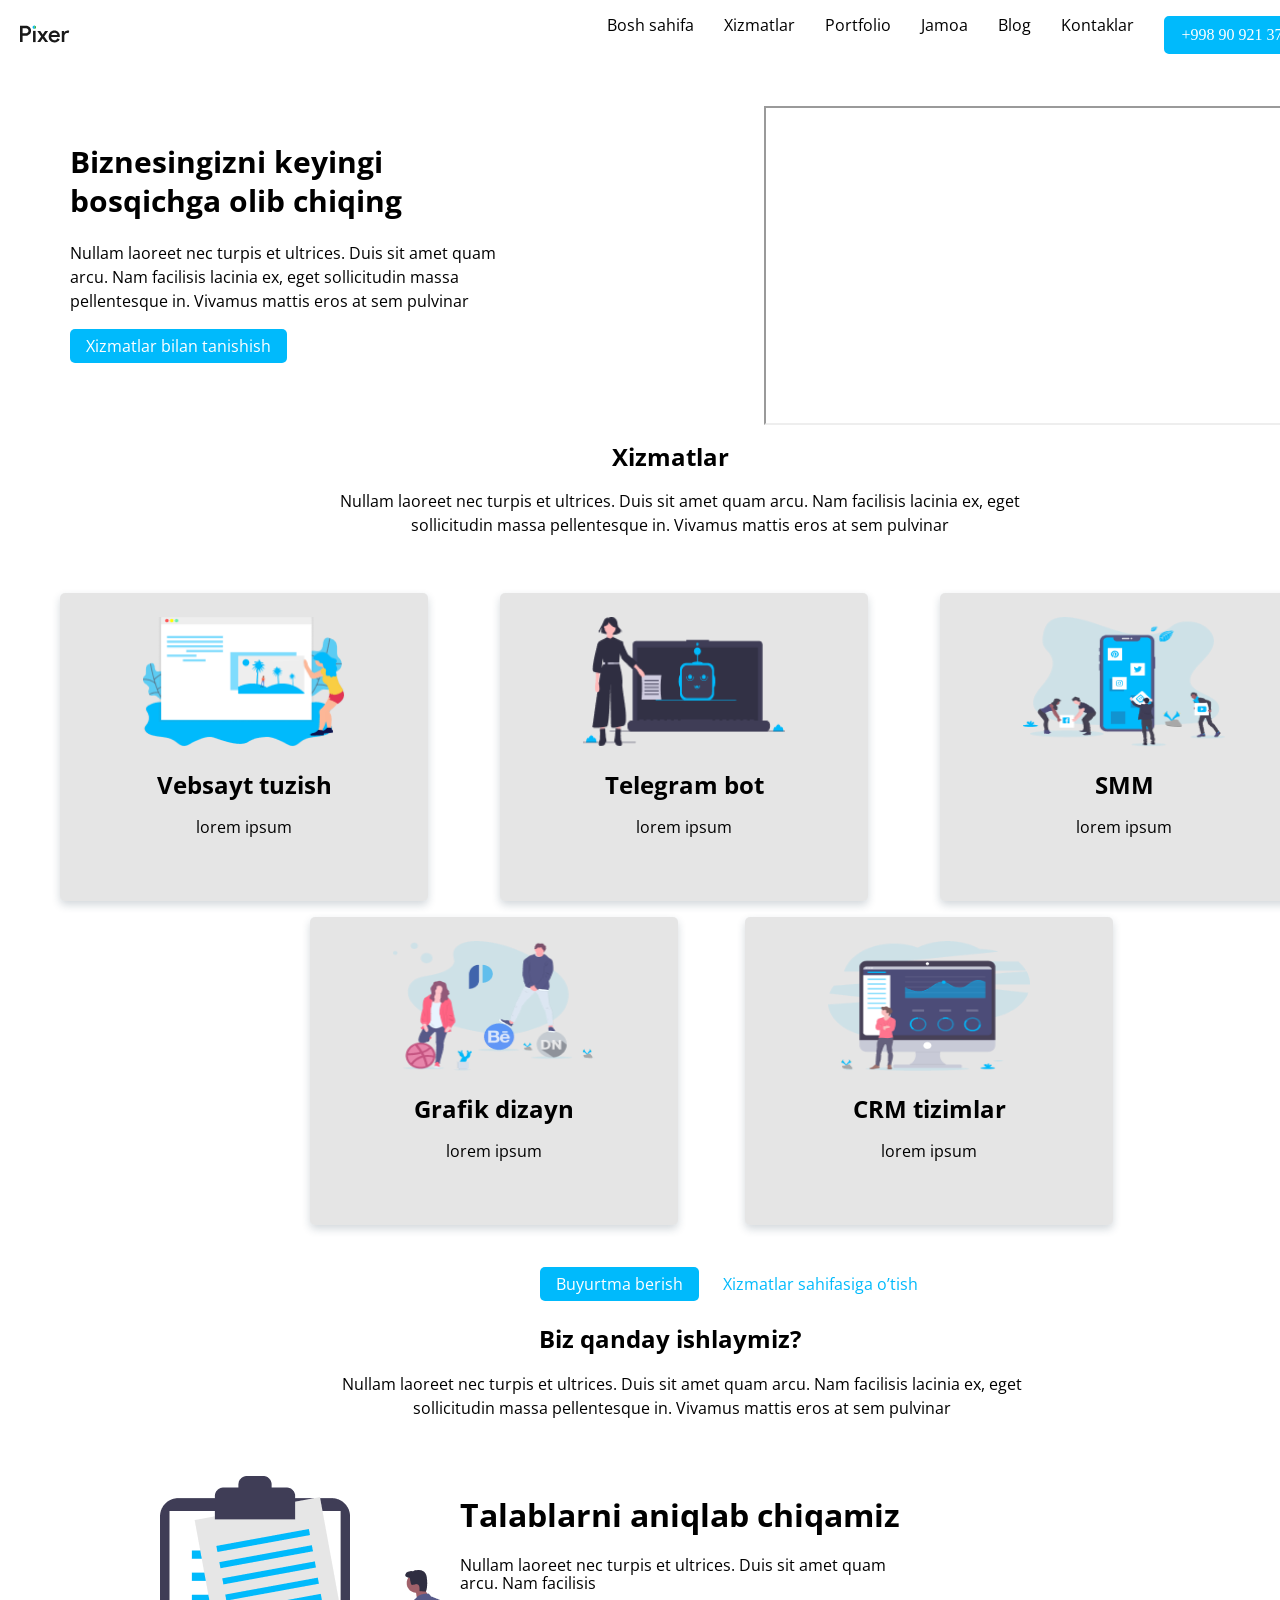
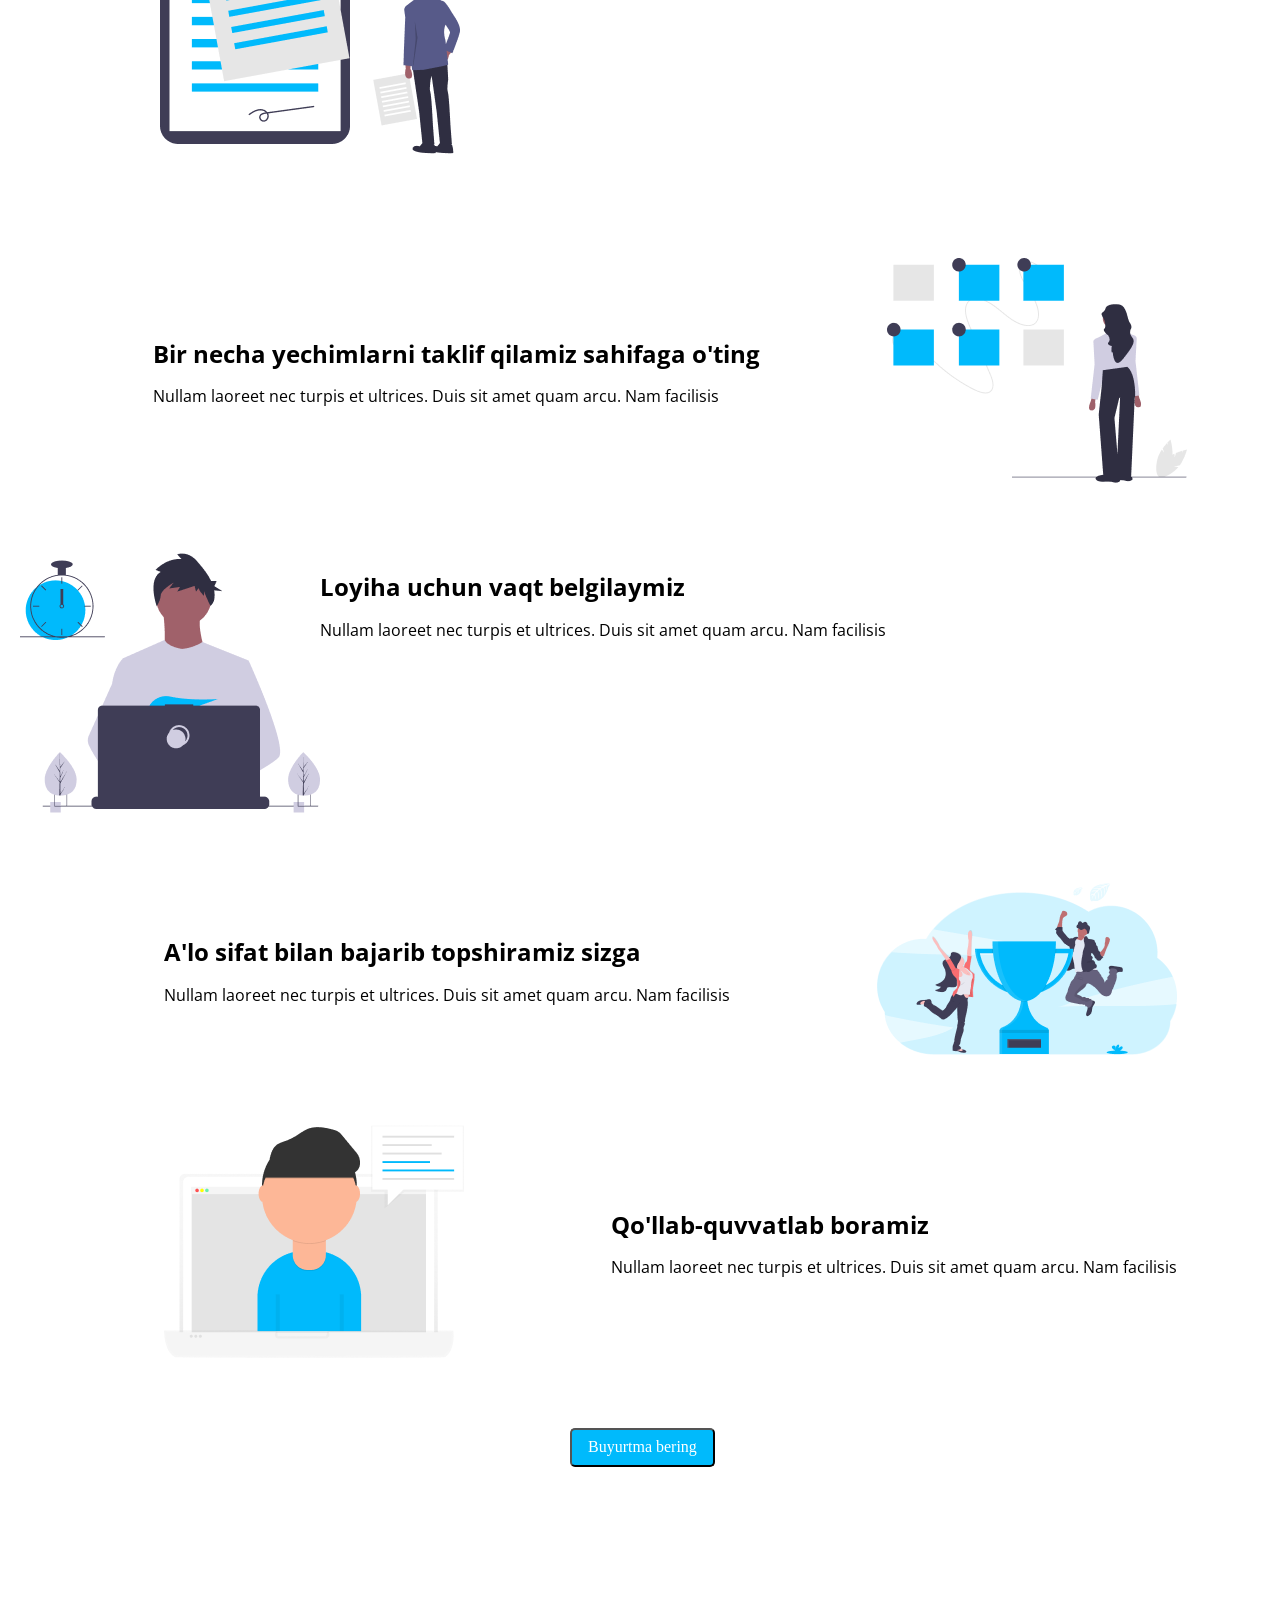
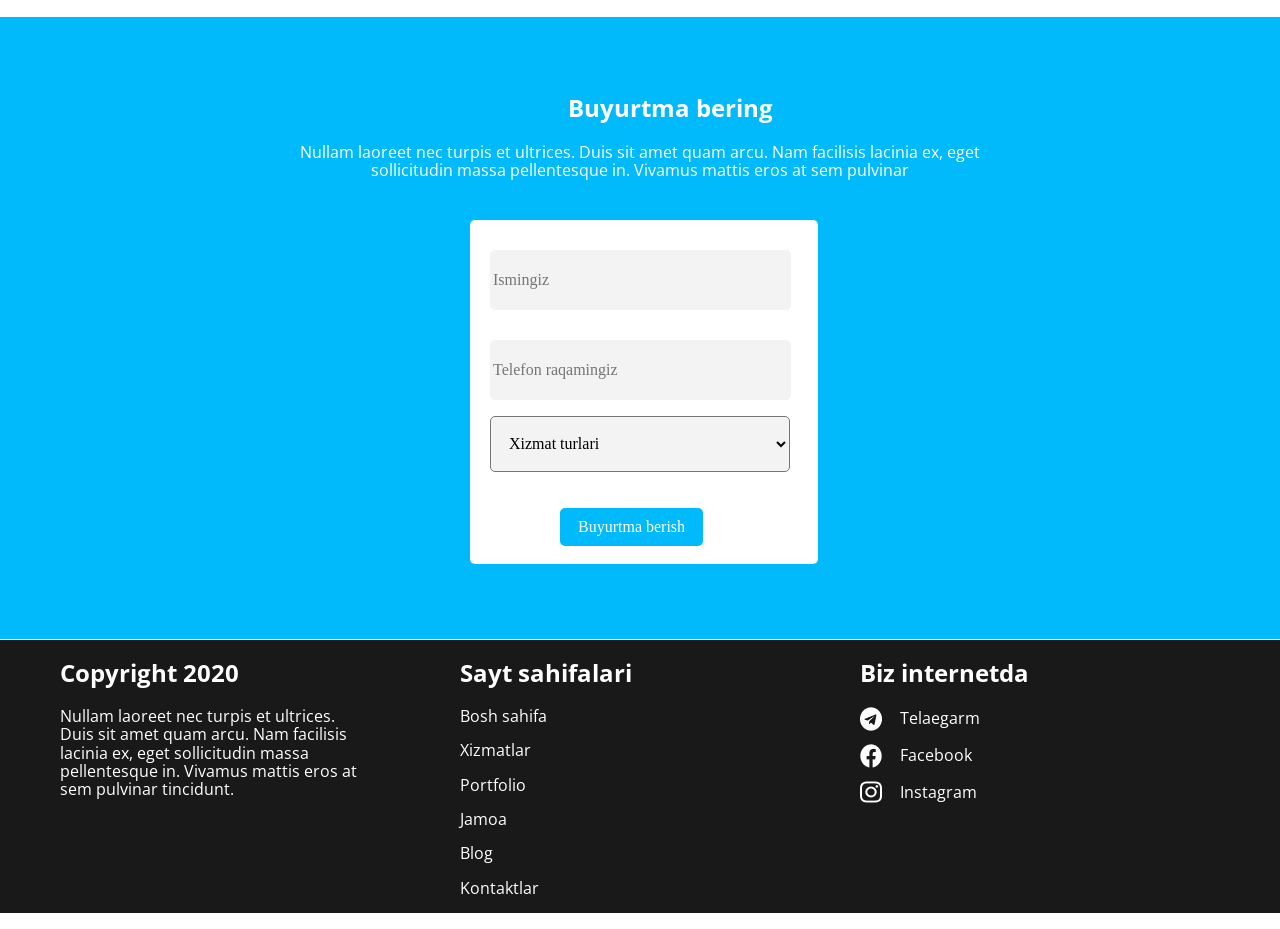
<file: popka/index.html>
<!DOCTYPE html>
<html lang="en">
<head>
    <meta charset="UTF-8">
    <meta name="viewport" content="width=device-width, initial-scale=1.0">
    <link rel="stylesheet" href="./main/minmain.css">
    <link rel="stylesheet" href="./main/normalize.css">
    <title>Figma</title>
</head>
<body>
    <p class="visually-hidden">Xizmatlar</p>
    <!-- header -->
<header class="header">
        <div class="container">
            <a class="header-link" href="#"><img class="header-img" src="./img/layer.svg" alt="logo" width="50" height="20"></a>
            <ul class="header-list">
                <li class="header-item">
                    <a class="header-link" href="#">Bosh sahifa</a>
                </li>
                <li class="header-item">
                    <a class="header-link" href="#">Xizmatlar</a>
                </li>
                <li class="header-item">
                    <a class="header-link" href="#">Portfolio</a>
                </li>
                <li class="header-item">
                    <a class="header-link" href="#">Jamoa</a>
                </li>
                <li class="header-item">
                    <a class="header-link" href="#">Blog</a>
                </li>
                <li class="header-item">
                    <a class="header-link" href="#">Kontaklar</a>
                </li>
                <li class="header-item">
                    <button class="submite">+998 90 921 37 11</button>
                </li>
            </ul>
        </div>
    </header>
 
    <main class="main">
        <section class="main-section">
        <div class="container">
       <ul class="main-list">
        <li class="main-item">
            <h1 class="main-h1">Biznesingizni keyingi bosqichga
                olib chiqing</h1>
                <p class="main-text">Nullam laoreet nec turpis et ultrices. Duis sit amet quam arcu. Nam facilisis lacinia ex, eget sollicitudin massa pellentesque in. Vivamus mattis eros at sem pulvinar</p>
                <button class="button">Xizmatlar bilan tanishish</button>
        </li>
       </ul>

       <iframe width="560" height="315" src="https://www.youtube.com/embed/6_pru8U2RmM?si=tMxp4dW-I8YaeyEl&amp;start=10" title="YouTube video player" allow="accelerometer; autoplay; clipboard-write; encrypted-media; gyroscope; picture-in-picture; web-share" allowfullscreen></iframe>
    
    </div>
</section>
<!-- hero -->
<section class="hero">
    <div class="container">
        <h1 class="hero-h1">Xizmatlar</h1>
    <p class="hero-text">Nullam laoreet nec turpis et ultrices. Duis sit amet quam arcu. Nam facilisis lacinia ex, eget sollicitudin massa pellentesque in. Vivamus mattis eros at sem pulvinar</p>
    <ul class="hero-list">
        <li class="hero-item">
            <img src="./img/website-illustration.png" alt="logo" width="202" height="130">
            <h2 class="hero-h2">Vebsayt tuzish </h2>
            <p class="hero-text-p">lorem ipsum</p>
        </li>
        <li class="hero-item">
            <img src="./img/bot-illustration.png" alt="logo" width="202" height="130">
            <h2 class="hero-h2">Telegram bot</h2>
            <p class="hero-text-p">lorem ipsum</p>
        </li>
        <li class="hero-item">
            <img src="./img/smm-illustration.png" alt="logo" width="202" height="130">
            <h2 class="hero-h2">SMM</h2>
            <p class="hero-text-p">lorem ipsum</p>
        </li>
    </ul>
    <ul class="hero-ul-two">
        <li class="hero-item text">
            <img src="./img/design-illustration.png" alt="logo" width="202" height="130">
            <h2 class="hero-h2">Grafik dizayn</h2>
            <p class="hero-text-p">lorem ipsum</p>
        </li>
        <li class="hero-item">
            <img src="./img/crm-illustration.png" alt="logo" width="202" height="130">
            <h2 class="hero-h2">CRM tizimlar</h2>
            <p class="hero-text-p">lorem ipsum</p>
        </li>
        <li class="hero-item-list">
            <button class="hero-button">Buyurtma berish</button>
            <a class="hero-link" href="#">Xizmatlar sahifasiga o’tish</a>
        </li>
    </ul>
    </div>
</section>
<!-- guys -->
<section class="guys">
    <div class="container">
        <h2 class="hero-h2" style="text-align: center;">Biz qanday ishlaymiz?</h2>
        <p class="hero-text" style="padding-left: 302px;">Nullam laoreet nec turpis et ultrices. Duis sit amet quam arcu. Nam facilisis lacinia ex, eget sollicitudin massa pellentesque in. Vivamus mattis eros at sem pulvinar</p>
    </div>
        <div class="container">
            <ul class="guys-list">
                <li class="guys-item">
                    <img class="guys-img" src="./img/step-illlustration.png" alt="logo" width="300" height="278">
                </li>
                <li class="guys-item">
                    <h1 class="guys-h1">Talablarni aniqlab chiqamiz</h1>
                    <p class="guys-text">Nullam laoreet nec turpis et ultrices. Duis sit amet quam arcu. Nam facilisis</p>
                </li>
            </ul>
        </div>
        </section>
        <!-- boy -->
        <section class="boy">
            <div class="container">
                <div class="boy-info">                   
                    <div class="boy-flex">
                        <h2 class="boy-heading">Bir necha yechimlarni taklif qilamiz sahifaga o'ting</h2>
                        <p class="boy-text">Nullam laoreet nec turpis et ultrices. Duis sit amet quam arcu. Nam facilisis</p>                   
                    </div>  
                    
                    <img class="boy-img" src="./img/1.png" alt="Logo">
                </div>

                <div class="boy-info-flex">
                    <img class="boy-img" src="./img/step-illustration2.png" alt="Logo">
                
                    <div class="boy-flex">
                        <h2 class="boy-heading">Loyiha uchun vaqt belgilaymiz</h2>
                        <p class="boy-text">Nullam laoreet nec turpis et ultrices. Duis sit amet quam arcu. Nam facilisis</p>                   
                    </div>      
                </div>

                <div class="boy-info">                    
                    <div class="boy-flex">
                        <h2 class="boy-heading">A'lo sifat bilan bajarib topshiramiz sizga</h2>
                        <p class="boy-text">Nullam laoreet nec turpis et ultrices. Duis sit amet quam arcu. Nam facilisis</p>                   
                    </div>   
                    
                    <img class="boy-img" src="./img/step-illustration3.png" alt="Logo">
                </div>

                <div class="boy-info">
                    <img class="boy-img" src="./img/step-illustration4.png" alt="Logo">
                
                    <div class="boy-flex">
                        <h2 class="boy-heading">Qo'llab-quvvatlab boramiz</h2>
                        <p class="boy-text">Nullam laoreet nec turpis et ultrices. Duis sit amet quam arcu. Nam facilisis</p>                   
                    </div>      
                </div>    
                
                <button class="boy-button">Buyurtma bering</button>
            </div>
        </section>
        <section class="cook">
            <div class="container">
                <h2 class="cook-heading">Buyurtma bering</h2>
                <p class="cook-text">Nullam laoreet nec turpis et ultrices. Duis sit amet quam arcu. Nam facilisis lacinia ex, eget sollicitudin massa pellentesque in. Vivamus mattis eros at sem pulvinar</p>
                <form class="cook-form">
                    <ul class="cook-list">
                        <li class="cook-item">
                            <input class="cook-input" placeholder="Ismingiz">
                            <input class="cook-input"  placeholder="Telefon raqamingiz">
                        </li>
                    </ul>
                    <select class="cook-select">
                        <option class="cook-option" value="Xizmat turlari">Xizmat turlari</option>
                        <option class="cook-option" value="Muhandislik">Muhandislik</option>
                        <option class="cook-option" value="Dasturchilik">Dasturchilik</option>
                    </select>
                    <ul class="cook-list">
                        <li class="cook-item">
                            <button class="cook-button">Buyurtma berish</button>
                        </li>
                    </ul>
                </form>
            </div>

        </section>
    </main>

    <!-- Footer -->

    <footer class="foot">
        <div class="container">
            <ul class="foot-list">
                <li class="foot-item">
                    <h2 class="foot-h2">Copyright 2020</h2>
                    <p class="foot-text">Nullam laoreet nec turpis et ultrices. Duis sit amet quam arcu. Nam facilisis lacinia ex, eget sollicitudin massa pellentesque in. Vivamus mattis eros at sem pulvinar tincidunt.</p>
                </li>
                <li class="foot-item1">
                    <h2 class="foot-h2">Sayt sahifalari</h2>
                    <p class="foot-text">Bosh sahifa</p>
                    <p class="foot-text">Xizmatlar</p>
                    <p class="foot-text">Portfolio</p>
                    <p class="foot-text">Jamoa</p>
                    <p class="foot-text">Blog</p>
                    <p class="foot-text">Kontaktlar</p>
                </li>
                <li class="foot-item1">
                    <h2 class="foot-h2">Biz internetda</h2>
                    <img src="./img/telegram.png" alt="telegram"><p class="foot-text1">Telaegarm</p>
                    <img src="./img/facebook.png" alt="facebook"><p class="foot-text1">Facebook</p>
                    <img src="./img/instagram.png" alt="instagram"><p class="foot-text1">Instagram</p>
                </li>
            </ul>
        </div>
    </footer>
</body>
</html>
</file>
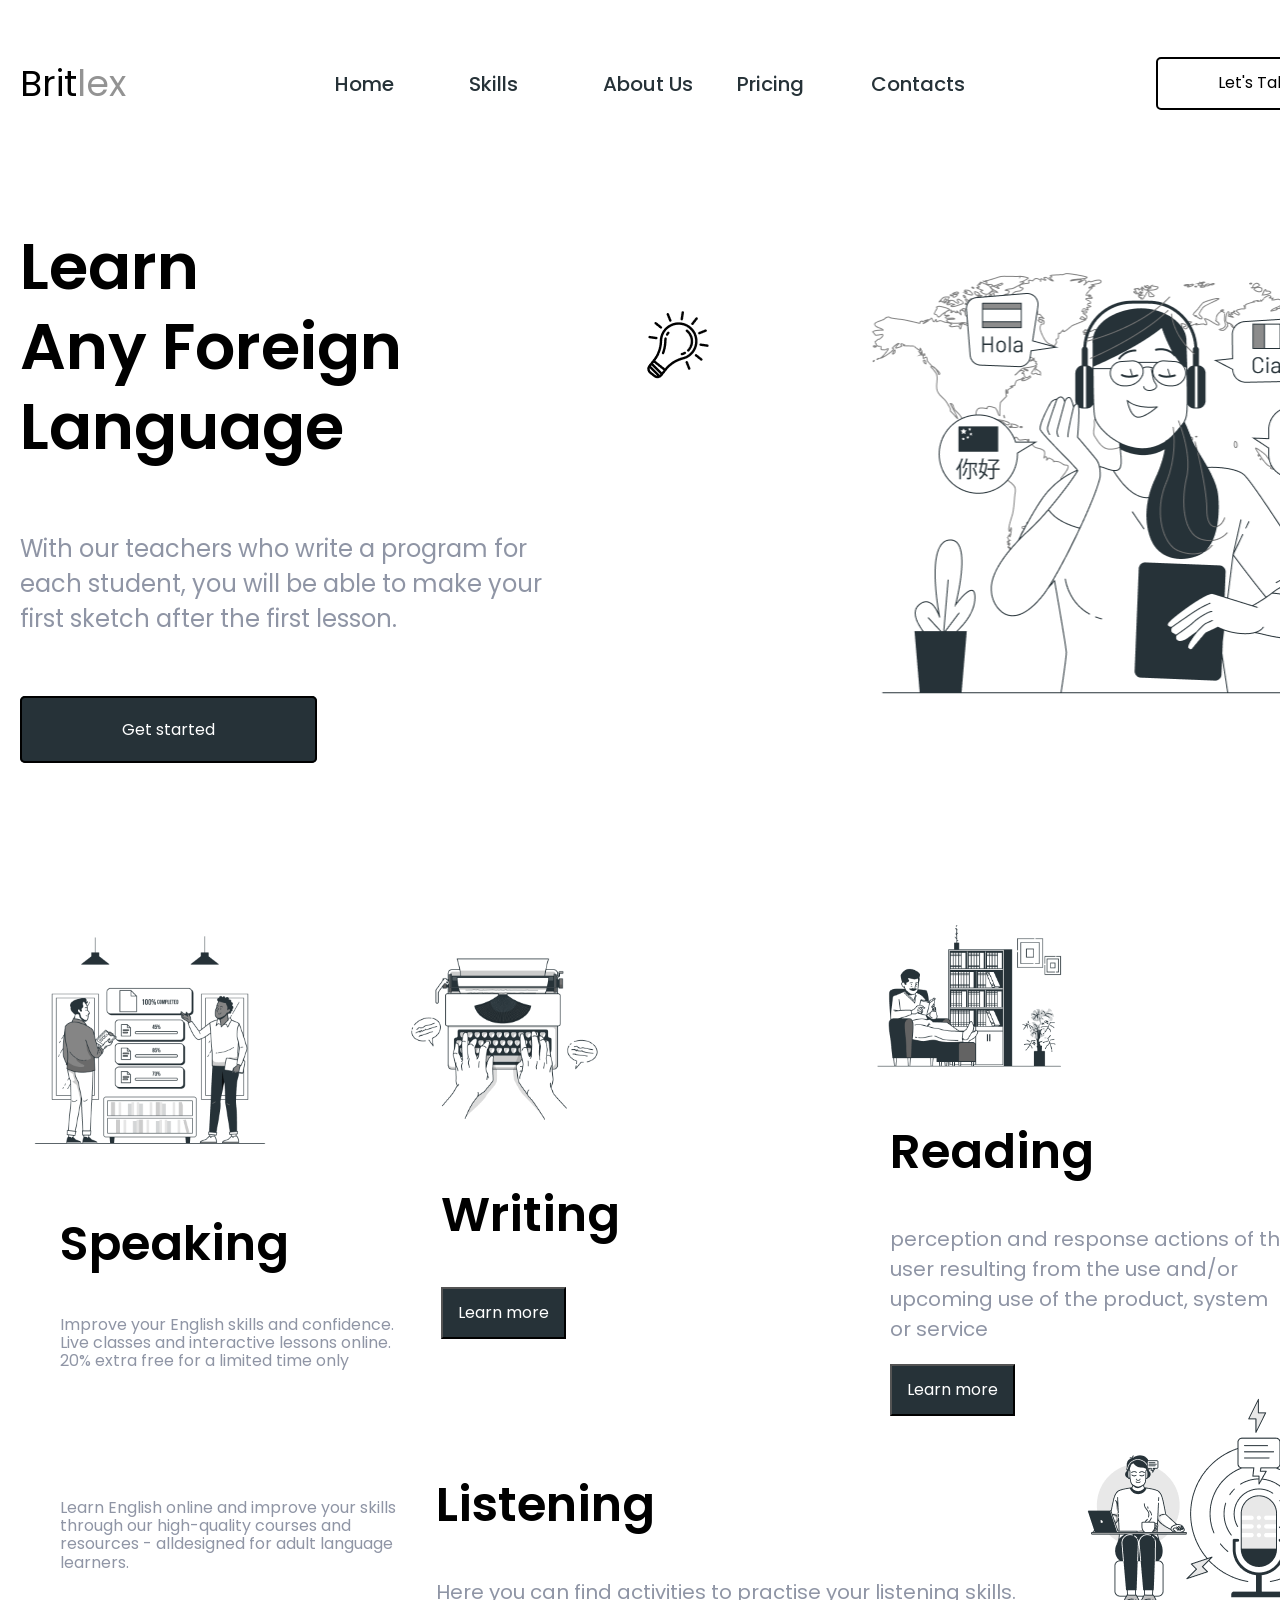
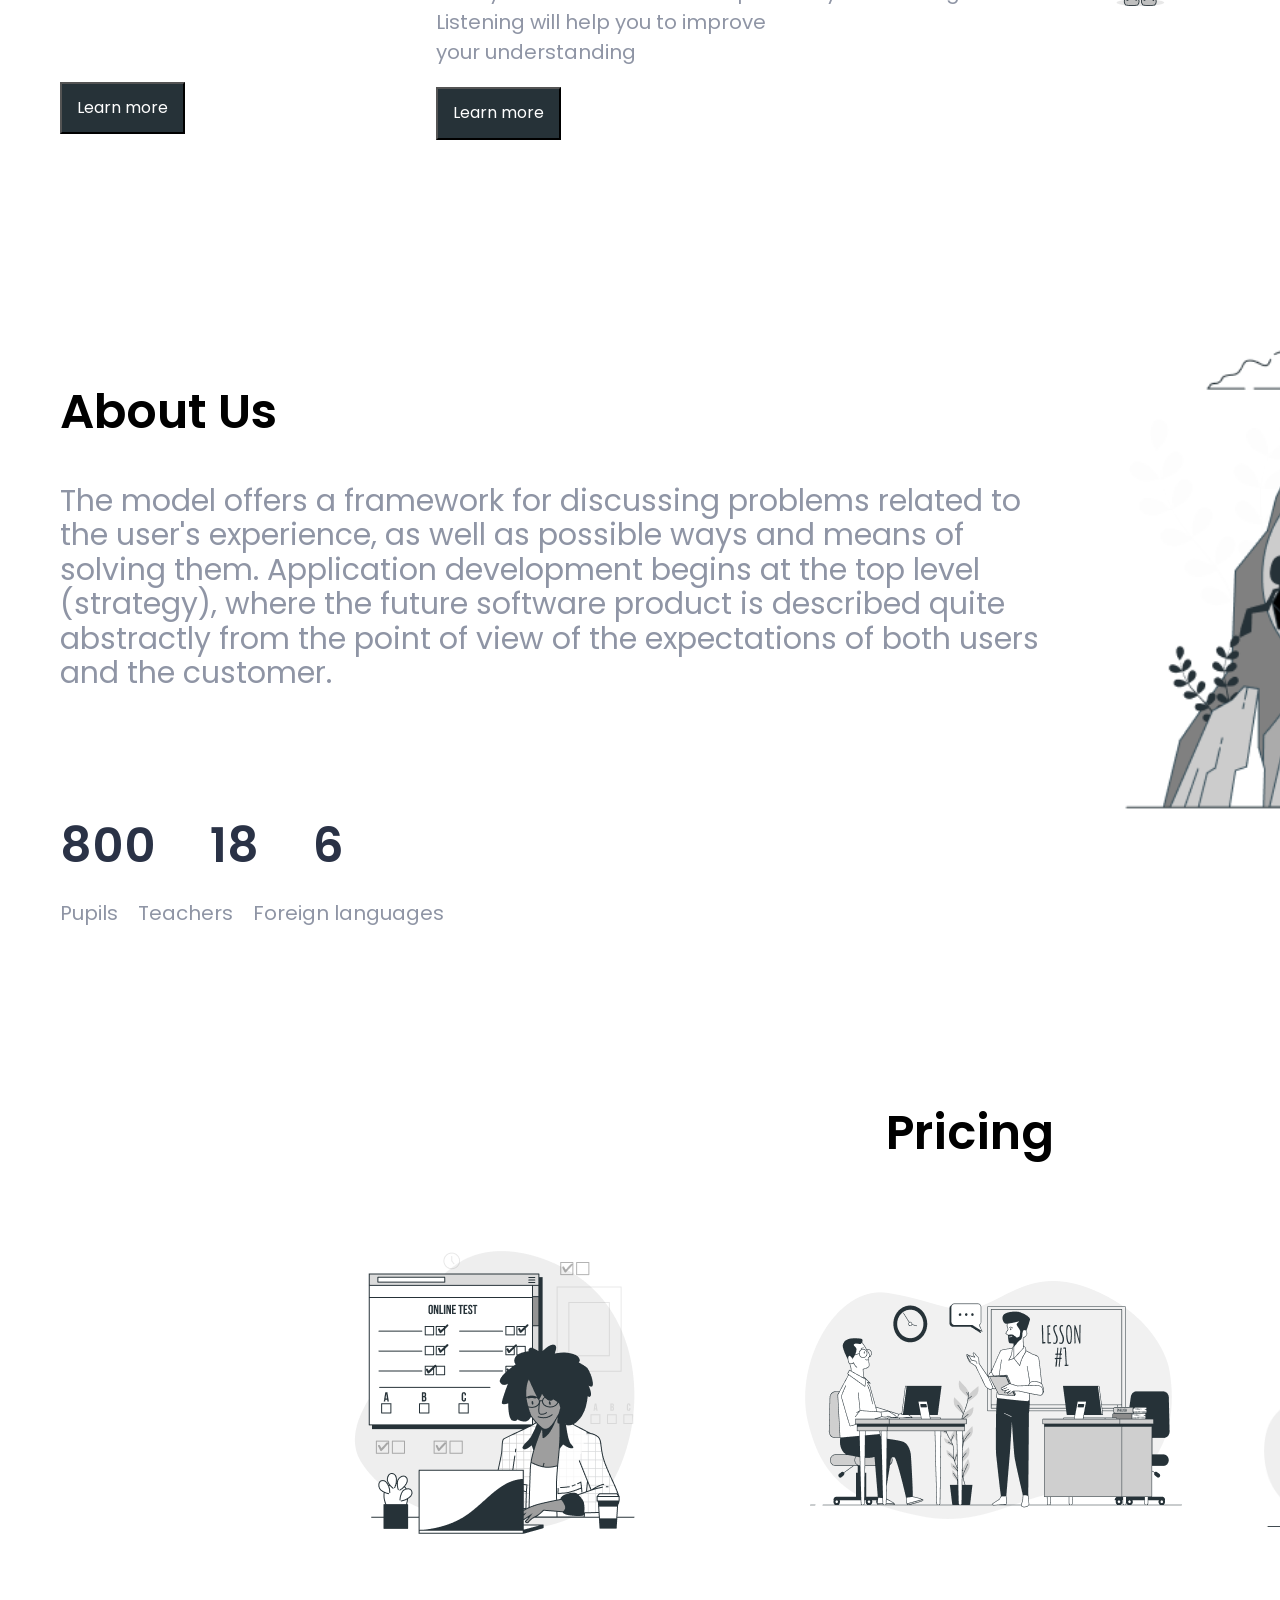
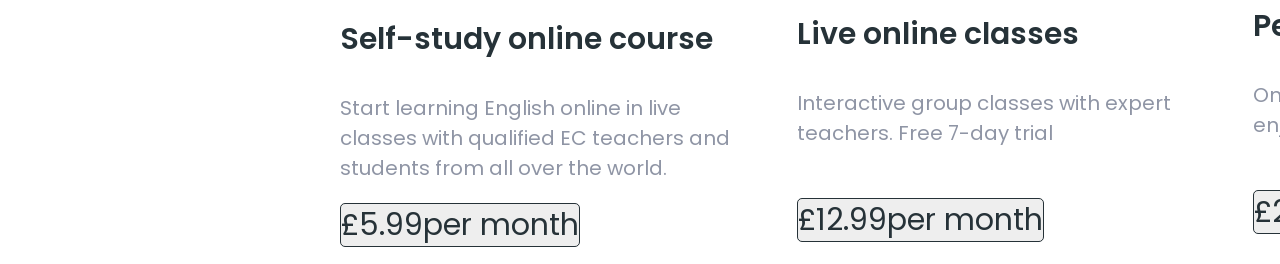
<file: UY ISHI/index.html>
<!DOCTYPE html>
<html lang="en">
<head>
    <meta charset="UTF-8">
    <meta name="viewport" content="width=device-width, initial-scale=1.0">
    <link rel="stylesheet" href="./main/main.css">
    <link rel="stylesheet" href="./main/normalize.css">
    <title>Figmas</title>
</head>
<body>
    <header class="header">
        <div class="container">
            <a class="header-text" href="#">
                <p class="header-text">Brit
                    <span class="header-span">lex</span>
                </p>
            </a>
            <ul class="nav-ul">
                <li class="nav-list">
                    <a class="nav-link" href="#">Home</a>
                </li>
                <li class="nav-list">
                    <a class="nav-link" href="#">Skills</a>
                </li>
                <li class="nav-list">
                    <a class="nav-link" href="#">About Us</a>
                </li>
                <li class="nav-list">
                    <a class="nav-link" href="#">Pricing</a>
                </li>
                <li class="nav-list">
                    <a class="nav-link" href="#">Contacts</a>
                </li>
            </ul>
            <a class="nav-button" href="#">Let's Talk</a>
        </div>
    </header>
    <main class="main">
        <section class="hero">
            <div class="container">
                <div class="hero-info">
                    <h1 class="hero-text-h1">Learn <br> Any Foreign Language</h1>
                    <p class="hero-text">With our teachers who write a program for 
                        each student, you will be able to make your
                        first sketch after the first lesson.</p>
                    <a class="nav-button hero-button" href="#">Get started</a>
                </div>

                <img class="hero-img-img" src="./img/hero-img.png" alt="hero-img" width="798" height="571">
            </div>
        </section>
        <section class="heading">
            <div class="container">
                <div class="heading-div1">
                    <img class="heading-img4" src="./img/Sharedgoals-bro1.png" alt="Sharedgoals-bro1" width="260" height="260">
                    <ul class="heading-ul">
                        <li class="heading-link">
                            <h1 class="heading-h1">Speaking</h1>
                            <p class="heading-text1">Improve your English skills and confidence. Live classes and interactive lessons online. 20% extra free for a limited time only</p>
                            <p class="heading-text1">Learn English online and improve your skills through our high-quality courses and resources - alldesigned for adult language learners.</p>
                            <button class="heading-button">Learn more</button>
                        </li>
                    </ul>
                </div>
                <div class="heading-div2">
                    <img class="heading-img2" src="./img/Typewriter-bro1.png" alt="Typewriter-bro1" width="205" height="205">
                    <ul class="heading-ul">
                        <li class="heading-link">
                            <h1 class="heading-h1">Writing</h1>
                            <button class="heading-button">Learn more</button>
                        </li>
                    </ul>
                </div>
                <div class="heading-div3">
                    <img src="./img/Housebookshelves-bro1.png" alt="Housebookshelves-bro1" width="243" height="162"> 
                    <ul class="heading-ul">
                        <li class="heading-link">
                            <h1 class="heading-h1">Reading</h1>
                            <p class="heading-text">perception and response actions 
                                of the user resulting from the use
                                and/or upcoming use of the 
                                product, system <br> or service</p>
                            <button class="heading-button">Learn more</button>
                        </li>
                    </ul>
                </div>
                <div class="heading-div4">
                    <ul class="heading-list1">
                        <li class="heading-li1">
                            <h1 class="heading-h1">Listening</h1>
                            <p class="heading-text heading-text2">Here you can find activities to practise
                                your listening skills. Listening will help you
                                to improve <br> your understanding </p>
                            <button class="heading-button">Learn more</button>
                        </li>
                    </ul>
                    <img class="heading-img3" src="./img/Podcastaudiencebro.png" alt="Podcastaudiencebro" width="382" height="255">
                </div>
            </div>
        </section>
        <section class="section">
            <div class="container">
                <div class="section-info">
                    <ul class="section-link">
                        <li class="section-list">
                            <h1 class="section-text-h1">About Us</h1>
                            <p class="section-text">The model offers a framework for discussing problems related to the user's experience, as well as possible ways and means of solving them. Application development begins at the top level (strategy), where the future software product is described quite abstractly from the point of view of the expectations of both users and the customer.</p>
                        </li>
                        </ul>
                        <img class="section-img" src="./img/Businescompetitionbro.png" alt="Businescompetitionbro" width="700" height="700">
                    </div>
                    <ul class="section-ul">
                        <li class="section-link1">
                            <a class="section-a" href="#">800</a>
                            <a class="section-a" href="#">18</a>
                            <a class="section-a" href="#">6</a>
                        </li>
                    </ul>
                    <ul class="section-link2">
                        <li class="section-list2">
                            <h2 class="section-text-h3">Pupils</h2>
                            <h2 class="section-text-h3">Teachers</h2>
                            <h2 class="section-text-h33">Foreign languages</h2>
                        </li>
                    </ul>
            </div>
        </section>
        <section class="item">
            <div class="container">
                <div class="item-info">
                     <h3 class="item-heading">Pricing</h3>
    
                    <ul class="item-list">
                        <li class="item-item">
                            <img class="item-img" src="./img/Onlinetest-bro1.png" alt="image" width="311" height="311">
                            <h3 class="item-text-h3">Self-study online course</h3>
                            <p class="item-text">Start learning English online in live classes
                                with qualified EC teachers and students 
                                from all over the world.</p>
                                <a class="item-link" href="#">£5.99<span class="item-link1">per month</span>
                                </a>
                        </li>
    
                        <li class="item-item item-item1">
                            <img class="item-images" src="./img/Lesson-bro1.png" alt="image" width="311" height="311">
                            <h3 class="item-text-h3-p">Live online classes</h3>
                            <p class="item-text1">Interactive group classes with expert
                                teachers. Free 7-day trial</p>
                                <a class="item-link" href="#">£12.99<span class="item-link2">per month</span>
                                    </a>
                        </li>
    
                        <li class="item-item item-item2">
                            <img class="item-image" src="./img/Webinar-bro2.png" alt="image" width="311" height="311">
                            <h3 class="item-text-h3">Personal Tuition</h3>
                            <p class="item-text2">Online one-to-one English tutoring - enjoy
                                our first session for only $1</p>
                                <a class="item-link" href="#">£20.99<span class="item-link3">per month</span></a>
                        </li>
                    </ul>
                </div>
            </div>
        </section>
    </main>
</body>
</html>
</file>
<file: birnima/main/main.css>
html {
    height: 100%;
    box-sizing: border-box;
  }
 
  *,
  *::before,
  *::after {
    box-sizing: inherit;
    scroll-behavior: smooth;
  }
 
  .visually-hidden {
    position: absolute;
    width: 1px;
    height: 1px;
    margin: -1px;
    border: 0;
    padding: 0;
    clip: rect(0 0 0 0);
    overflow: hidden;
  }
 
  body {
    height: 100%;
    display: flex;
    flex-direction: column;
    margin: 0;
    padding: 0;
    font-family: "Open Sans", "Arial", "sans-serif";
    font-size: 16px;
    line-height: normal;
  }
 
  img {
    max-width: 100%;
    height: auto;
    vertical-align: middle;
    object-fit: cover;
  }

form {
    margin: 30px;
}
</file>
<file: file/main.css>
.container{
    width: 1300px;
    padding-left: 20px;
    padding-right: 20px;
    margin: 0 auto;
}

.header-list {
    display: flex;
    justify-content: space-between;
    align-items: center;
    list-style: none;
}

.header-link{
    text-decoration: none;
    padding-left: 20px;
    color: dimgray;
}

.header-link:hover{
    color: black;
    text-decoration: underline;
}


.hero .container{
    background-image: url(./img/Bitmap.png);
    background-repeat: no-repeat;
    background-size: cover;
    width: 1280px;
    height: 600px;
}

.hero-h1{
    color: #FEFCF7;
    font-family: "Fraunces";
    font-size: 72px;
    font-style: normal;
    font-weight: 900;
    line-height: 72px;
    width: 550px;
}

.hero-text{
    color: #FEFCF7;
    font-family: "Barlow";
    font-size: 16px;
    font-style: normal;
    font-weight: 400;
    line-height: 26px;
    width: 400px;
}

.hero-button{
    border-radius: 6px;
    color: #FEFCF7;
    background: #66D2CF;
    width: 217px;
    height: 56px;
}

.hero-button:hover{
    background-color: blue;
}

.hero-h1{
    padding-top: 115px;
}

.header-logo{
    margin-left: -50px;
}
</file>
<file: Files.com/main/main.css>
.container{
    width: 1440px;
    padding-left: 20px;
    padding-right: 20px;
    margin: 0 auto;
}

.header  .container {
    display: flex;
    align-items: center;
    justify-content: space-between;
}

.header-list{
    margin-left: 100px;
    list-style: none;
    margin-top: -35px;
    margin-left: 200px;
}

.header-link{
    text-decoration: none;
    color: #2C3847;
    font-family: "Sofia Pro";
    font-size: 20px;
    font-style: normal;
    font-weight: 400;
    line-height: normal;
}

.header-img1{
    margin-left: 200px;
}

.header-img{
    padding-left: 20px;
}

.header-link{
    padding-left: 30px;
}

.headerlist-img{
    list-style: none;
}

.header-button{
    border-radius: 27px;
    background: #494949;
    margin-left: 20px;
    padding: 15px 50px;
    margin-left: 50px;
}

.hero-ul{
    display: flex;
}

.hero{
    margin-top: 100px;
}

.hero-list{
    list-style: none;
}

.hero-h1{
    width: 596px;
    font-family: "Sharp Sans No1";
    font-size: 76px;
    color: #181D19;
}

.hero-text{
    width: 504px;
    font-size: 24px;
    color: #181D19;
}

.hero-button{
    border-radius: 50px;
    background: #64BB47;
    padding: 15px 50px;
}

.hero-h2{
    color: #64BB47;
}

.nav-ul{
    display: grid;
    grid-template-columns: repeat(3, 1fr);
}

.nav-list{
    list-style: none;
    padding-left: 100px;
}

.nav-text1{
    margin-bottom: 62px;
    margin-left: -100px;
}

.nav-text{
    width: 270px;
    font-size: 18px;
}

.nav-li{
    margin-left: 500px;
    list-style: none;
}

.nav-ul1{
    display: grid;
    grid-template-columns: repeat(3, 1fr);
    padding-left: 200px;
}

.nav-list1{
    list-style: none;
    padding-left: 50px;
}

.nav-list6{
    list-style: none;
    padding-left: 1px;
}

.you{
    margin-top: 100px;
    margin-left: 220px;
}

.you-ul{
    display: flex;
}

.you-text{
    width: 500px;
    font-size: 22px;
    color: #181D19;
}

.you-li{
    list-style: none;
    margin-left: 40px;
}

.you-list{
    list-style: none;
}

.you-button{
    border-radius: 50px;
    padding: 15px 50px;
    background-color: #64BB47;
    color: #FFFFFF;
}

.you-h1{
    font-size: 54px;
}

/* dark */

.dark-ul{
    display: flex;
}

.dark-list{
    list-style: none;
    margin-left: 60px;
}

.dark{
    margin-top: 100px;
    margin-left: 80px;
}

.dark-h1{
    width: 428px;
    font-size: 54px;
}

.dark-text{
    width: 514px;
    font-size: 22px;
    color: #181D19;
}

.dark-button{
    border-radius: 50px;
    color: #FFFFFF;
    padding: 15px 50px;
    background-color: #64BB47;
}

.dark-list-img{
    list-style: none;
}

/* I */

.I{
    margin-top: 100px;
    margin-left: 80px;
}

.I-ul{
    display: flex;
}

.I-list{
    list-style: none;
    margin-top: 50px;
}

.I-list1{
    list-style: none;
    margin-top: -50px;
}

.I-h1{
    font-size: 54px;
    width: 366px;
}

.I-text{
    width: 500px;
    font-size: 22px;
    color: #181D19;
}

/* Lenovo */

.Lenovo{
    margin-top: 100px;
}

.Lenovo-ul{
    display: grid;
    grid-template-columns: repeat(3, 1fr);
}

.Lenovo-list{
    list-style: none;
    padding-left: 20px;
}

.Lenovo-h3{
    width: 174px;
    font-size: 30px;
}

.Lenovo-text{
    width: 293px;
    font-size: 18px;
}

.Lenovo-ul-li{
    margin-left: 500px;
}

.Lenovo-text-li{
    margin-left: -50px;
}

.Lenovo-list-ul{
    list-style: none;
}

.Lenova-button-list{
    list-style: none;
    margin-left: 550px;
    margin-top: 100px;
}

.Lenovo-button{
    border-radius: 50px;
    color: #FFFFFF;
    padding: 15px 60px;
    background-color: #64BB47;   
}

.he-div1{
    display: flex;
}

.he-ul{
    display: flex;
}

.he-list{
    list-style: none;
    margin-left: 20px;
    width: 170px;
}

.he-img{
    margin-left: 448px;
}

.he-li{
    list-style: none;
}

.he-text1{
    margin-top: 150px;
    margin-left: -210px;
    list-style: none;
    width: 456px;
    font-size: 18px;
}

.he{
    margin-top: 100px;
}

.he-img-list{
    margin-top: 100px;
    margin-left: 665px;
}

.he-ul1{
    margin-left: -100px;
}

.he-h1-text{
    margin-left: 500px;
    font-size: 54px;
}

.vivo-input{
    font-size: 18px;
    border-radius: 165px;
    padding: 12px 50px;
}

.vivo-list{
    list-style: none;
    margin-left: 420px;
}

.vivo-button{
    border-radius: 50px;
    color: #FFFFFF;
    padding: 15px 60px;
    background-color: #64BB47;
    margin-left: 20px;
}

.vivo-list1{
    margin-left: 500px;
    list-style: none;
}

.vivo-h1{
    margin-left: 25px;
}

.footer-ul-li{
    display: flex;
}

.footer-li-ul{
    padding-left: 100px;
    list-style: none;
    margin-top: -100px;
}

.footer-txt{
    color: #657582;
}

.footer-li-ul1{
    margin-left: 500px;
    list-style: none;
    margin-top: -100px;
}

.footer{
    background-color: #FCFCFC;
    margin-top: 150px;
}

.footer-ul{
    margin-top: 100px;
}

.footer-list{
    list-style: none;
}

.div-footer{
    background-color: #64BB47;
}

.h2-footer{
    align-items: center;
    margin-left: 450px;
    color: #FFFFFF;
}

.hero-button:hover{
     color: #FFFFFF;
    background-color: yellowgreen;
    cursor: crosshair;
}

.header-button:hover{
    color: #FFFFFF;
    background-color: brown;
    cursor: crosshair;
}

.you-button:hover{
    color: #FFFFFF;
    background-color: blue;
    cursor: crosshair;
}

.dark-button:hover{
    color: #FFFFFF;
    background-color: blueviolet;
    cursor: crosshair;
}

.Lenovo-button:hover{
    color: #FFFFFF;
    background-color: coral;
    cursor: crosshair;   
}

.vivo-button:hover{
    color: #FFFFFF;
    background-color: fuchsia;
    cursor: crosshair; 
}
</file>
<file: github1/main/main.css>
html {
    height: 100%;
    box-sizing: border-box;
  }
 
  *,
  *::before,
  *::after {
    box-sizing: inherit;
    scroll-behavior: smooth;
  }
 
  .visually-hidden {
    position: absolute;
    width: 1px;
    height: 1px;
    margin: -1px;
    border: 0;
    padding: 0;
    clip: rect(0 0 0 0);
    overflow: hidden;
  }
 
  body {
    height: 100%;
    display: flex;
    flex-direction: column;
    margin: 0;
    padding: 0;
    font-family: "Open Sans", "Arial", "sans-serif";
    font-size: 18px;
    line-height: normal;
  }
 
  img {
    max-width: 100%;
    height: auto;
    vertical-align: middle;
    object-fit: cover;
  }

  /* barlow-regular - latin */
@font-face {
    font-display: swap; /* Check https://developer.mozilla.org/en-US/docs/Web/CSS/@font-face/font-display for other options. */
    font-family: 'Barlow';
    font-style: normal;
    font-weight: 400;
    src: url('../fonts/barlow-v12-latin-regular.woff2') format('woff2'); /* Chrome 36+, Opera 23+, Firefox 39+, Safari 12+, iOS 10+ */
  }
  /* barlow-700 - latin */
  @font-face {
    font-display: swap; /* Check https://developer.mozilla.org/en-US/docs/Web/CSS/@font-face/font-display for other options. */
    font-family: 'Barlow';
    font-style: normal;
    font-weight: 700;
    src: url('../fonts/barlow-v12-latin-700.woff2') format('woff2'); /* Chrome 36+, Opera 23+, Firefox 39+, Safari 12+, iOS 10+ */
  }

.container{
    width: 1300px;
    margin: 0;
    padding: 0;
    padding-left: 20px;
    padding-right: 20px;
    margin: 0 auto;
}

/* header */

.header__list{
    display: flex;
    align-items: center;
    justify-content: space-between;
    list-style: none;
}

.header__link{
    color: #83888F;
    text-decoration: none;
    font-family: "Barlow";
    padding-left: 40px;
}

.header__link:hover{
    color: black;
    text-decoration: underline;
}

/* hero */
.hero__list{
    background-image: url(../img/Bitmap.png);
    background-repeat: no-repeat;
    width: 1280px;
    height: 600px;
}

.hero__heading{
    margin: 0;
    padding: 0;
    color: #FEFCF7;
    width: 493px;
    font-size: 72px;
    padding-top: 100px;
    padding-bottom: 50px;
}

.hero__item{
    margin: 0;
    padding: 0;
    margin-left: 40px;
}

.hero__text{
    margin: 0;
    padding: 0;
    color: #FEFCF7;
    font-family: "Barlow";
    width: 395px;
    font-size: 16px;
    padding-bottom: 50px;
}

.hero__button{
    margin: 0;
    padding: 0;
    background-color: #66D2CF;
    color: #FEFCF7;
    width: 217px;
    height: 56px;
    border-radius: 6px;
    cursor: pointer;
    transition: all 0.5s ease-in-out;
}

.hero__button:hover{
    background-color: blue;
}

/* nav */
.nav{
    margin-top: 100px;
}

.nav .container{
    display: flex;
}

.nav__list{
    margin: 0;
    padding: 0;
    background-image: url(../img/Group13.png);
    width: 1111px;
    height: 196px;
    list-style: none;
    margin-top: 50px;
    padding-left: 40px;
}

.nav__heading2{
    margin: 0;
    padding: 0;
    color: #333D4B;
    font-size: 24px;
    width: 255px;
    margin-bottom: 20px;
}

.nav__text{
    margin: 0;
    padding: 0;
    color: #333D4B;
    width: 255px;
    font-size: 16px;
    font-family: "Barlow";
    line-height: 26px;
}
</file>
<file: namangan/main/main.css>
.container{
    width: 1440px;
    padding-left: 20px;
    padding-right: 20px;
    margin: 0 auto;
    background-color: #F6F6F9;
}

.header-list{
    display: flex;
    list-style: none;
}

.header-item{
    padding-left: 20px;
}

.header-item-list{
    padding-left: 60px;
}

.header-search-img{
    margin-left: 10px;
    background-color: #FFFFFF;
}

.header-input{
    border-radius: 5px;
    color: gray;
}

.header-h3{
    margin-top: 1.5px;
}

.header-it{
    list-style: none;
    margin-left: 5px;
}

.header-button{
    background-color: #1E96C8;
    color: #FFFFFF;
    padding: 5px 20px;
    border-radius: 5px;
    margin-left: 20px
}

.header-button:hover{
    background-color: blue;
    color: yellow;
}

.header-img-item{
    margin-top: 0px;
}

.header-link{
    color: #7A7A7A;
    text-decoration: none;
    padding-left: 10px;
}

.header-link:hover{
    color: black;
}

.fan-list{
    list-style: none;
    display: flex;
    padding-left: -100px;
}

.fan-item{
    padding-left: 20px;
}

.fan{
    margin-left: -200px;
}

.fan-item1{
    color: #295091;
}

.header-img-2{
    margin-left: 40px;
}

.hero-item{
    list-style: none;
    padding-top: 10px;
}

.hero-item1{
    list-style: none;
    display: flex;
    height: 20px;
    margin-top: 10px;
}

.hero-text{
    margin-left: 20px;
    margin-top: 2px;
}

.hero-button{
    background-color: #2851938A;
    color: #FFFFFF;
    border-radius: 5px;
    border: 2px solid #2851938A;
    padding: 10px 30px;
    transition: 0.5s ease-in-out;
}

.hero-button:hover{
    background-color: yellow;
    color: #FFFFFF;
}

.hero-div{
    display: flex;
    margin-left: 50px;
}

.hero-div1{
    display: flex;
    box-shadow: 12px -15px 10px -1px rgba(34, 60, 80, 0.2) inset;
    margin-left: 50px;
    height: 280px;
    background-color: #FFFFFF;
    margin-top: 40px;
}

.hero-text1{
    color: #7A7A7A;
    font-size: 18px;
    width: 190px;
    margin-top: 20px;
}

.hero-li{
    list-style: none;
}

.hero-itm{
    padding-top: 15px;
    list-style: none;
}

.hero-button1{
    background-color: #295091;
    border-radius: 5px;
    padding: 5px 25px;
}

.hero-button1:hover{
    background-color: gold;
    color: hotpink;
}

.hero-text2{
    color: #888888;
    font-size: 18px;
}

.footer{
    background-color: #295093;
}

.footer .container{
    background-color: #295091;
}

.footer-list{
    padding: 20px;
    display: flex;
    list-style: none;
}

.footer-hr{
    margin-top: 1px;
    margin-left: -300px;
}

.footer-text{
    color: #888888;
    align-items: center;
    margin-top: -2px;
    margin-left: 30px;
}

.footer-buuton{
    margin-left: 100px;
    background-color: skyblue;
    padding: 5px 25px;
    color: #ffffff;
}

.footer-buuton:hover{
    background-color: greenyellow;
    color: peru;
}

.footer-ul{
    list-style: none;
    display: flex;
    color: #FFFFFF;
}

.footer-text3{
    width: 365px;
    font-size: 14px;
    padding-left: 20px;
}

li{
    list-style: none;
}
</file>
<file: O'zbekiston.com/main/main.css>
/* rubik-regular - arabic_cyrillic_cyrillic-ext_hebrew_latin_latin-ext */
@font-face {
    font-display: swap; /* Check https://developer.mozilla.org/en-US/docs/Web/CSS/@font-face/font-display for other options. */
    font-family: 'Rubik';
    font-style: normal;
    font-weight: 400;
    src: url('../fonts/rubik-v28-arabic_cyrillic_cyrillic-ext_hebrew_latin_latin-ext-regular.woff2') format('woff2'); /* Chrome 36+, Opera 23+, Firefox 39+, Safari 12+, iOS 10+ */
}
  /* rubik-500 - arabic_cyrillic_cyrillic-ext_hebrew_latin_latin-ext */
  @font-face {
    font-display: swap; /* Check https://developer.mozilla.org/en-US/docs/Web/CSS/@font-face/font-display for other options. */
    font-family: 'Rubik';
    font-style: normal;
    font-weight: 500;
    src: url('../fonts/rubik-v28-arabic_cyrillic_cyrillic-ext_hebrew_latin_latin-ext-500.woff2') format('woff2'); /* Chrome 36+, Opera 23+, Firefox 39+, Safari 12+, iOS 10+ */
}

body{
    margin: 0;
    padding: 0;
}

.header{
    margin: 0;
    margin-left: 300px;
}

.header .container{
    display: flex;
    align-items: center;
    justify-content: center;
}

.container{
    width: 1340px;
    padding-left: 20px;
    padding-right: 20px;
    margin: 0 auto;
}

.nav-ul{
    display: flex;
    margin-top: 25px;
}

.nav-list{
    list-style: none;
    padding-left: 30px;
}

.nav-link{
    text-decoration: none;
    font-family: "Gilroy";
    font-size: 16px;
    font-style: normal;
    font-weight: 500;
    line-height: normal;
}

.nav-button{
    background-color: #1E96C8;
    border-radius: 5px;
    padding: 12px 50px;
    cursor: pointer;
    margin-top: -10px;
}

.text-ul{
    display: flex;
    justify-content: center;
    margin-right: 80px;
}

.text-li{
    list-style: none;
    padding-left: 25px;
}

.text-link{
    color: #515151;
    text-decoration: none;
}

.text-link:hover{
    color: #295091;
}

.guys-li{
    list-style: none;
    margin-left: -70px;
}

.hero-text{
    color: #4e4444;
    font-family: "Roboto";
    width: 500px;
}

.hero{
    margin-left: 440px;
}

.hero-text2{
    color: #000000;
    font-family: "Roboto";
    width: 500px;
}

.hero-tetx1{
    color: #000000;
    font-family: "Roboto";
    width: 500px;
}

.hero-li{
    list-style: none;
}

.hero .container{
    display: flex;
}

.hero-link{
    text-decoration: none;
    font-family: "Rubik";
}

.view-ul{
    display: flex;
}

.view-li{
    list-style: none;
}

.view-h2{
    font-family: "Rubik";
}

.view-h3{
    font-family: "Rubik";
}

.view-text{
    font-family: "Rubik";
}

.view{
    margin-top: 100px;
    margin-left: 380px;
}

.footer{
    background-color: #295093;
}

.footer-li{
    display: flex;
}

.footer-img{
    margin-top: 15px;
    margin-right: 100px;
}

.footer-button{
    width: 132px;
    height: 38px;
    align-self: center;
    margin-left: 20px;
    border-radius: 5px;
}

.footer-ul{
    margin-left: 250px;
}

.footer-text{
    font-family: "Rubik";
    color: #fff;
}

.footer-text1{
    font-family: "Rubik";
    color: #fff;
    width: 365px;
    height: 121px;
}

.footer-link{
    list-style: none;
}

.footer-ul1{
    display: flex;
    margin-left: 150px;
}

.footer-text2{
    width: 163px;
    height: 106px;
    font-family: "Rubik";
    color: #FFF;
}

.footer-text3{
    width: 225px;
    height: 106px;
    font-family: "Rubik";
    color: #FFF;
}

.footer-link{
    padding-left: 111px;
}

.li{
    list-style: none;
}
</file>
<file: popka/main/minmain.css>
.main-h1,.main-text{text-align:left;font-family:"Open Sans"}.boy-heading,.boy-text,.button,.guys-h1,.header-link,.hero-button,.hero-button+.hero-link,.hero-h1,.hero-h2,.hero-text,.hero-text-p,.main-h1,.main-text{font-family:"Open Sans"}.cook-list,.foot-list,.guys-list,.header-item,.hero-item,.hero-item-list,.main-item{list-style:none}@font-face{font-display:swap;font-family:'Open Sans';font-style:normal;font-weight:400;src:url('../fonts/open-sans-v36-latin-regular.woff2') format('woff2')}@font-face{font-display:swap;font-family:'Open Sans';font-style:normal;font-weight:700;src:url('../fonts/open-sans-v36-latin-700.woff2') format('woff2')}.visually-hidden{position:absolute;width:1px;height:1px;margin:-1px;border:0;padding:0;clip:rect(0 0 0 0);overflow:hidden}.container,.foot .container{width:1300px;padding-left:20px;padding-right:20px;margin:0 auto}.header .container{display:flex;justify-content:space-between;align-items:center}.header-list{display:flex;justify-content:space-between}.header-item+.header-item{margin-left:30px}.header-link{text-decoration:none;color:#000}.header-link:hover{text-decoration:underline}.main-h1{font-size:30px;font-weight:700;line-height:39px}.main-text{font-size:16px;font-weight:400;line-height:24px}.hero-h1,.hero-item,.hero-text{text-align:center}.button{background-color:#00bafc;color:#fff;padding:8px 16px;border-radius:5px;border:none}.hero-button,.hero-item,.submite{border-radius:5px}.main{margin-top:36px}.main-list{width:470px;padding-left:50px;padding-right:231px}.hero-h1{font-size:24px;font-weight:700;line-height:31px}.hero-text{width:719px;font-size:16px;font-weight:400;line-height:24px;padding-bottom:40px;padding-left:300px}.hero-list{display:grid;grid-template-columns:repeat(3,1fr);gap:60px}.hero-item{width:320px;height:260px;padding:24px;background-color:#0000001A;box-shadow:0 4px 8px 0 rgba(34,60,80,.2)}.hero-ul-two{display:grid;grid-template-columns:repeat(2,1fr);margin-right:140px;margin-left:250px}.boy-info,.boy-info-flex,.foot-list,.guys-list,.main-section .container{display:flex}.submite{background-color:#00bafc;color:#fff;padding:8px 16px;border:2px solid #00bafc}.hero-item-list{margin-top:350px;margin-left:210px;position:absolute;padding-bottom:40px}.boy-button,.hero-button{padding:8px 16px;background-color:#00bafc}.hero-button+.hero-link{list-style:none;text-decoration:none}.hero-button{color:#fff;border:none;margin-left:20px}.hero-link{color:#00bafc;margin-left:20px}.boy-graph,.boy-title{color:#000;font-style:normal;text-align:center;font-family:"Open Sans"}.boy,.guys{margin-top:100px}.guys-list{margin-left:100px}.guys-text{width:430px;font-family:"Open Sans"}.boy-title{font-size:24px;font-weight:700;line-height:130%}.boy-graph{width:719px;font-size:16px;font-weight:400;line-height:24px;transform:translateX(250px)}.boy-info{justify-content:space-around;align-items:center;margin:70px}.boy-button{margin-left:550px;color:#fff;border-radius:5px}.cook{background-color:#00bafc;margin-top:150px;padding-bottom:75px}.cook-heading{padding-top:75px;color:#fff;text-align:center;font-family:"Open Sans";font-size:24px;font-style:normal;font-weight:700;line-height:130%}.cook-text{color:#fff;margin-bottom:40px;width:700px;margin-left:270px;text-align:center;font-family:"Open Sans"}.cook-form{width:348px;height:344px;background-color:#fff;border-radius:5px;margin-left:450px}.cook-input,.cook-select{height:56px;background:var(--light-grey,#f3f3f3)}.cook-button{border:2px solid #00bafc}.cook-input{margin-left:-20px;margin-top:30px;width:295px;border:1px solid #f3f3f3;border-radius:5px}.cook-select{margin-left:20px;margin-bottom:20px;width:300px;padding:16px 20px 16px 14px;border-radius:5px}.cook-button{margin-left:50px;background-color:#00bafc;color:#fff;padding:8px 16px;border-radius:5px}.foot-list{color:#fff;font-family:"Open Sans"}.foot-text{width:300px}.foot-text1{margin-left:40px;margin-top:-25px}.foot-item1{margin-left:100px}.foot{background-color:#191919;margin-top:-15.2px}
</file>
<file: UY ISHI/main/main.css>
/* poppins-regular - devanagari_latin_latin-ext */
@font-face {
    font-display: swap; /* Check https://developer.mozilla.org/en-US/docs/Web/CSS/@font-face/font-display for other options. */
    font-family: 'Poppins';
    font-style: normal;
    font-weight: 400;
    src: url('../fonts/poppins-v20-devanagari_latin_latin-ext-regular.woff2') format('woff2'); /* Chrome 36+, Opera 23+, Firefox 39+, Safari 12+, iOS 10+ */
  }
  /* poppins-500 - devanagari_latin_latin-ext */
  @font-face {
    font-display: swap; /* Check https://developer.mozilla.org/en-US/docs/Web/CSS/@font-face/font-display for other options. */
    font-family: 'Poppins';
    font-style: normal;
    font-weight: 500;
    src: url('../fonts/poppins-v20-devanagari_latin_latin-ext-500.woff2') format('woff2'); /* Chrome 36+, Opera 23+, Firefox 39+, Safari 12+, iOS 10+ */
  }
  /* poppins-600 - devanagari_latin_latin-ext */
  @font-face {
    font-display: swap; /* Check https://developer.mozilla.org/en-US/docs/Web/CSS/@font-face/font-display for other options. */
    font-family: 'Poppins';
    font-style: normal;
    font-weight: 600;
    src: url('../fonts/poppins-v20-devanagari_latin_latin-ext-600.woff2') format('woff2'); /* Chrome 36+, Opera 23+, Firefox 39+, Safari 12+, iOS 10+ */
  }

.header{
    margin-top: 20px;
}

.container{
    width: 1400px;
    padding-left: 20px;
    padding-right: 20px;
    margin: 0 auto;
}

.header-text{
    color: #000;
    font-family: "Poppins";
    font-size: 36px;
    font-style: normal;
    font-weight: 400;
    line-height: normal;
    text-decoration: none;
    width: 200px;
}

.header-span{
    margin-left: -10px;
    color: #939393;
    font-family: "Poppins";
    font-size: 36px;
    font-style: normal;
    font-weight: 400;
    line-height: normal;
    text-decoration: none;
}

.header .container{
    display: flex;
    align-items: center;
    justify-content: space-between;
    flex-wrap: wrap;
    display: grid;
    grid-template-columns: repeat(5,1fr);
}

.nav-ul{
  flex-wrap: wrap;
  display: grid;
  grid-template-columns: repeat(5,1fr);
  padding-left: 75px;
  padding-right: 191px;
}

.nav-list{
  width: 94px;
  padding-left: 40px;
  list-style: none;
}

.nav-link{
  color: #263238;
  font-family: "Poppins";
  font-size: 20px;
  font-style: normal;
  font-weight: 500;
  line-height: normal;
  text-decoration: none;
  transition: all 0.10s ease-in-out;
}

.nav-link:hover{
  color: red;
  text-decoration: underline;
}

.nav-button{
  text-decoration: none;
  color: #000000;
  background-color: white;
  border: 2px solid black;
  border-radius: 5px;
  padding: 15px 60px;
  transition: all 0.5s ease;
  font-family: 'Poppins';
  width: 76px;
}

.nav-button:hover{
  background-color: blue;
  color: white;
  text-decoration: underline;
}

.hero-button{
  background-color: #263238;
  color: white;
  padding: 20px 100px;
}

.hero {
  margin-top: 80px;
}

.hero .container{
  flex-wrap: wrap;
  display: grid;
  grid-template-columns:repeat(2,1fr);
}

.hero-info{
  width: 590px;
}

.hero-text-h1{
  color: #000;
  font-family: "Poppins";
  font-size: 64px;
  font-style: normal;
  font-weight: 600;
  line-height: 80px;
  padding-bottom: 40px;
  margin: 0;
}

.hero-text{
  color: #8F95A5;
  font-family: "Poppins";
  font-size: 24px;
  font-style: normal;
  font-weight: 400;
  line-height: normal;
  padding-right: 40px;
  padding-bottom: 61px;
}

.hero-img-img{
  margin-top: -55px;
}

.heading .container{
  flex-wrap: wrap;
  display: grid;
  grid-template-columns: repeat(5,3fr);
  margin-top: 100px;
}

.heading-list1{
    flex-wrap: wrap;
    display: grid;
    grid-template-columns: repeat(1,1fr);
    margin-top: 750px;
    margin-left: -720px;
}

.heading-div2{
  margin-top: 80px;
  width: 449px;
}

.heading-div3{
  margin-top: 70px;
  width: 454px;
}

.heading-img2{
  margin-top: 10px;
}

.heading-div4{
  flex-wrap: wrap;
  display: grid;
  grid-template-columns: repeat(2,1fr);
  margin-left: -238px;
  margin-top: -60px;
  width: 300px;
}

.heading-link{
  list-style: none;
  margin-left: 250px;
}

.heading-h1{
  color: #000;
  font-family: "Poppins";
  font-size: 48px;
  font-style: normal;
  font-weight: 600;
  line-height: 80px;
}

.heading-ul{
  margin-left: -250px;
}

.heading-text{
  color: #8F95A5;
  font-family: "Poppins";
  font-size: 20px;
  font-style: normal;
  font-weight: 400;
  line-height: normal;
}

.heading-button{
  background-color: #263238;
  color: white;
  padding: 15px 15px;
  transition: all 0.5s ease-in-out;
  font-family: 'Poppins';
}

.heading-img3{
  margin-top: 600px;
}

.heading-div1{
  margin-top: 64px;
  width: 381px;
}

.heading-text1{
  font-family: 'Poppins';
  color: #8F95A5;
  height: 167px;
}

.heading-text2{
  width: 632px;
}

.heading-button:hover{
  background-color: blue;
  color: white;
}

.section-link{
  flex-wrap: wrap;
  grid-template-columns: repeat(2,1fr);
}

.section-list{
  list-style: none;
  font-family: 'Poppins';
  margin-top: 100px;
}

.section-text{
  width: 1000px;
  color: #8F95A5;
  font-size: 30px;
}

.section-list1{
  flex-wrap: wrap;
  display: grid;
  grid-template-columns: repeat(3,1fr);
  list-style: none;
  margin-left: -1000px;
  font-family: 'Poppins';
}

.section-text-h2{
  color: #2A3246;
  font-family: "Poppins";
}

.section-a{
  text-decoration: none;
  padding-left: 50px;
  color: #2A3246;
  font-family: "Poppins";
  font-size: 48px;
  font-style: normal;
  font-weight: 600;
  line-height: 80px;
}

.heading-li1{
  margin-left: 50px;
  list-style: none;
  margin-top: -100px;
}

.section{
  margin-top: 100px;
}

.section-info{
flex-wrap: wrap;
display: grid;
grid-template-columns: repeat(2,1fr);
}

.section-ul{
  margin-top: -50px;
  margin-left: -50px;
}

.section-link2{
  list-style: none;
}

.section-link1{
  list-style: none;
}

.section-list2{
  flex-wrap: wrap;
  display: grid;
  grid-template-columns: repeat(3,1fr);
  margin-left: -20px;
  margin-top: -20px;
  width: 250px;
}

.section-text-h3{
  color: #8F95A5;
  font-family: "Poppins";
  font-size: 20px;
  font-style: normal;
  font-weight: 400;
  line-height: normal;
  padding-left: 20px;
}
.section-text-h33 {
  color: #8F95A5;
  font-family: "Poppins";
  font-size: 20px;
  font-style: normal;
  font-weight: 400;
  line-height: normal;
  padding-left: 20px;
  width: 211px;
}

.section-img{
  margin-left: 50px;
  margin-top: -100px;
}

.section-text-h1{
  color: #000;
  font-family: "Poppins";
  font-size: 48px;
  font-style: normal;
  font-weight: 600;
  line-height: 80px;
}

.item{
  margin-top: 100px;
  margin-left: 250px;
}

.item-list{
  display: grid;
  grid-template-columns: repeat(3, 1fr); 
  gap: 40px;
  margin-left: 30px;
}

.item-info{
  display: grid;
  grid-template-columns: repeat(1, 1fr);
}

.item-item {
  list-style: none;
}

.item-heading {
  font-family: "Poppins";
  font-size: 48px;
  line-height: 80px;
  font-weight: 600; 
  font-style: normal;
  text-align: center;
  color: #000;
}

.item-images{
  width: 391px;
  height: 283px;
  padding-bottom: 60px;
}

.item-img {
  width: 311px;
  height: 311px;
  padding-bottom: 33px;
}

.item-item1{
  margin-top: 20px;
}

.item-item2{
  margin-top: 20px;
}

.item-text-h3{
  color: #263238;
  font-family: "Poppins";
  font-size: 30px;
  font-style: normal;
  font-weight: 600;
  line-height: 48px;
}

.item-text-h3-p{
  color: #263238;
  font-family: "Poppins";
  font-size: 30px;
  font-style: normal;
  font-weight: 600;
  line-height: 48px;
  margin-top: 6px;
}

.item-text{
  color: #8F95A5;
  font-family: "Poppins";
  font-size: 20px;
  font-style: normal;
  font-weight: 400;
  line-height: normal;
}

.item-text1{
  color: #8F95A5;
  font-family: "Poppins";
  font-size: 20px;
  font-style: normal;
  font-weight: 400;
  line-height: normal;
  margin-bottom: 50px;
}

.item-text2{
  color: #8F95A5;
  font-family: "Poppins";
  font-size: 20px;
  font-style: normal;
  font-weight: 400;
  line-height: normal;
  margin-bottom: 50px;
}

.item-link {
  color: #263238;
  font-family: "Poppins";
  font-size: 30px;
  font-style: normal;
  font-weight: 400;
  line-height: normal;
  text-decoration: none;
  border: 1px solid #263238 ;
  background: #EEE;
  border-radius: 5px;
  margin-bottom: 50px;
}
</file>
